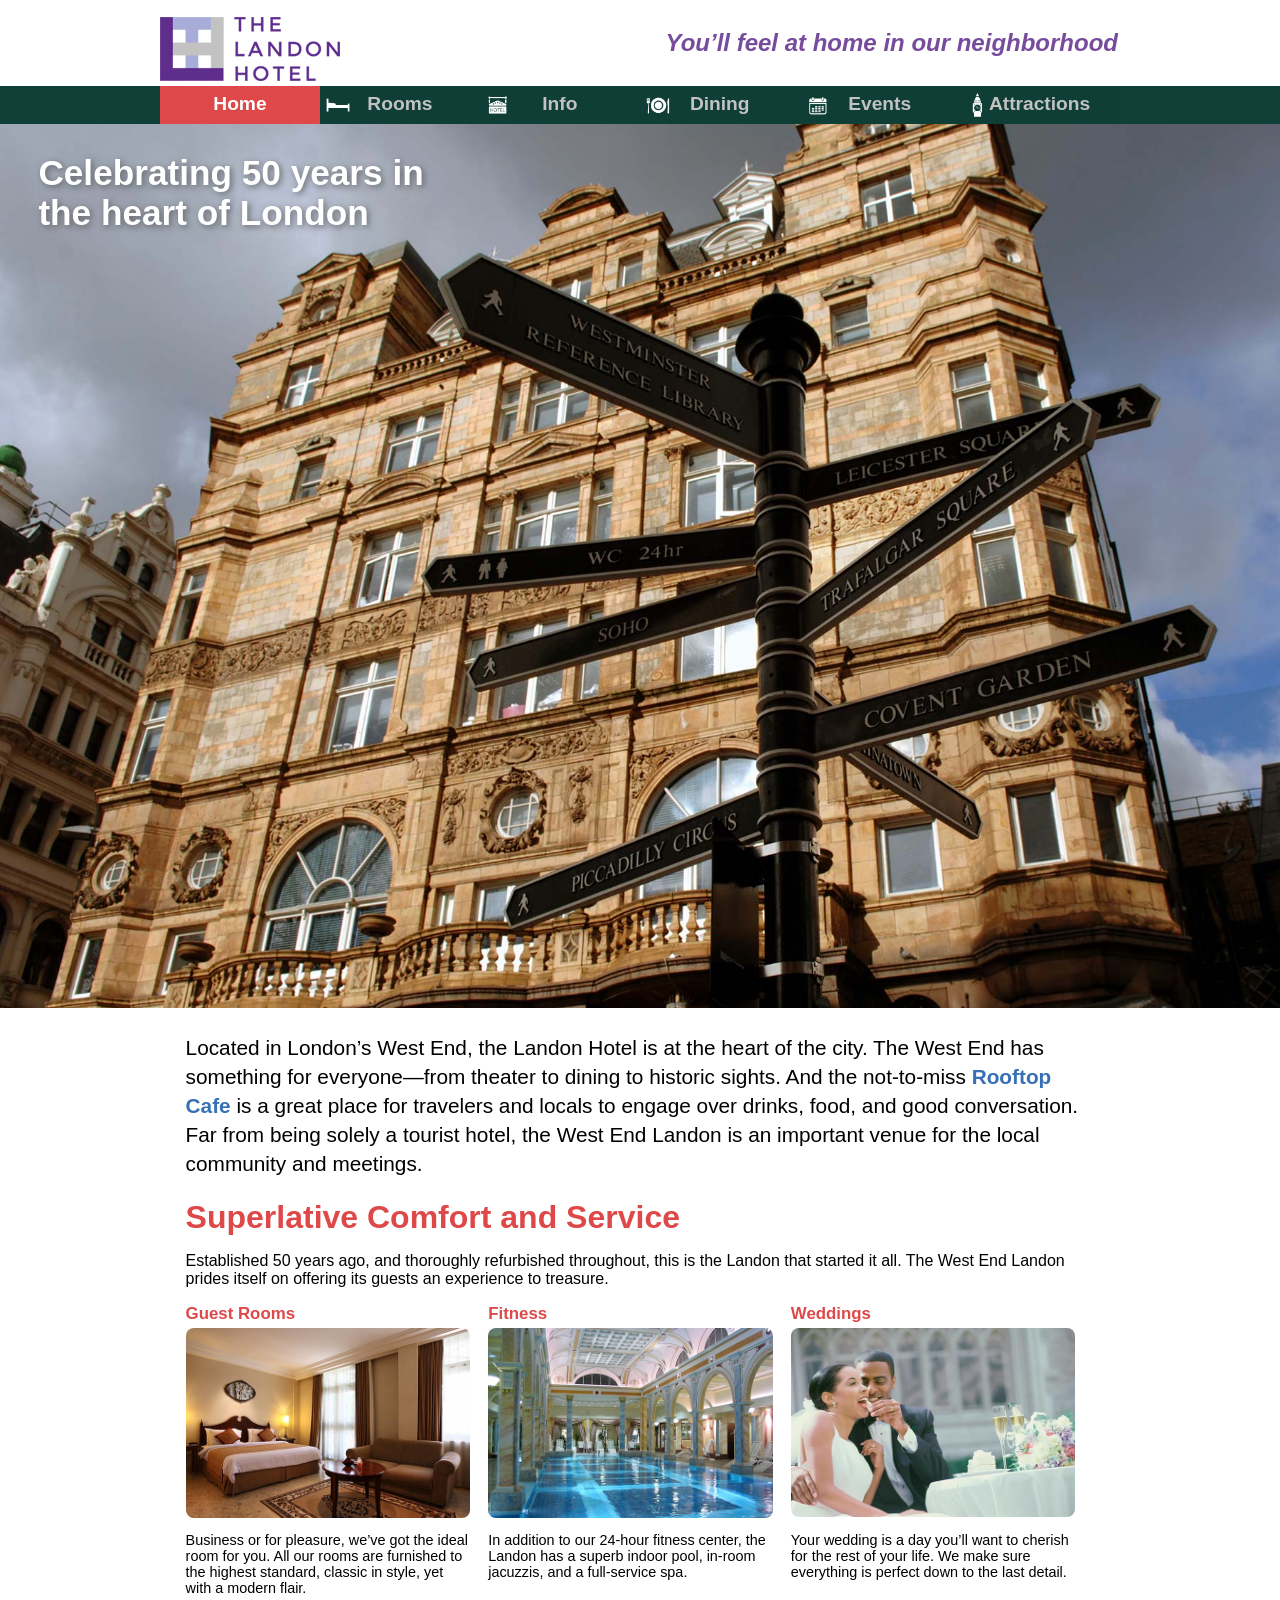
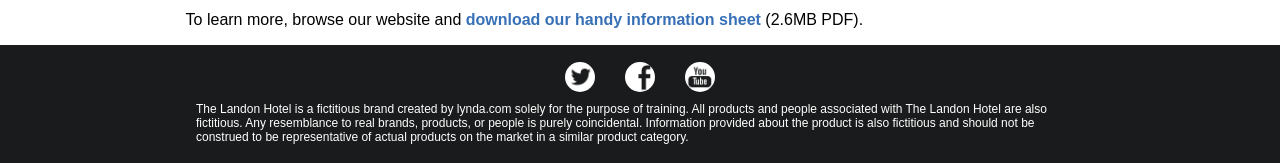
<file: exercies/Module1/index.html>
<!doctype html>
<html>
<head>
<meta charset="utf-8">
<title>Landon Hotel: Welcome</title>
<link href="css/main.css" rel="stylesheet" type="text/css">
<link href="images/favicon.ico" rel="icon" type="image/x-icon" />
<!--The following script tag downloads a font from the Adobe Edge Web Fonts server for use within the web page. We recommend that you do not modify it.--><script>var __adobewebfontsappname__="dreamweaver"</script><script src="http://use.edgefonts.net/exo:i1,i6,n1,n2,n3,n6:default.js" type="text/javascript"></script>
<meta name="viewport" content="width=device-width, initial-scale=1">
</head>

<body>
<header>
  <h1><img src="images/logo.png" width="194" height="85" alt=""/>The Landon Hotel</h1>
  <p>You’ll feel at home in our neighborhood</p>
</header>
<nav>
  <h2 id="menulink"><a href="#navlinks">Menu</a></h2>
  <ul class="displayed" id="navlinks">
    <li><a href="index.html" class="current">Home</a></li>
    <li><a href="rooms.html">Rooms</a></li>
    <li><a href="info.html">Info</a></li>
    <li><a href="dining.html">Dining</a></li>
    <li><a href="events.html">Events</a></li>
    <li><a href="attractions.html">Attractions</a></li>
  </ul>
</nav>
<div id="hero"><img src="images/hotel_front.jpg" alt="Landon Hotel, London"/>
  <h2>Celebrating 50 years in the heart of London</h2>
</div>
<article class="intro">
  <p>Located in London&rsquo;s West End, the Landon Hotel is at the heart of the city. The West End has something for everyone—from theater to dining to historic sights. And the not-to-miss <a href="dining.html#rooftopcafe">Rooftop Cafe</a> is a great place for travelers and locals to engage over drinks, food, and good conversation. Far from being solely a tourist hotel, the West End Landon is an important venue for the local community and meetings.</p>
</article>
<article class="maincontent">
  <h2>Superlative Comfort and Service</h2>
  <p>Established 50 years ago, and thoroughly refurbished throughout, this is the Landon that started it all. The West End Landon prides itself on offering its guests an experience to treasure.</p>
  <section>
    <h3>Guest Rooms</h3>
    <img src="images/rooms_cambridge.jpg" alt="Typical guest room">
    <p>Business or for pleasure, we’ve got the ideal room for you. All our rooms are furnished to the highest standard, classic in style, yet with a modern flair.</p>
  </section>
  <section>
    <h3>Fitness</h3>
    <img src="images/pool.jpg" alt="Indoor pool">
    <p>In addition to our 24-hour fitness center, the Landon has a superb indoor pool, in-room jacuzzis, and a full-service spa.</p>
  </section>
  <section>
    <h3>Weddings</h3>
    <img src="images/bride_and_groom.jpg" alt="Bride and groom">
    <p>Your wedding is a day you&rsquo;ll want to cherish for the rest of your life. We make sure everything is perfect down to the last detail.</p>
  </section>
  <p class="clearleft">To learn more, browse our website and <a href="files/info-sheet.pdf">download our handy information sheet</a> (2.6MB PDF).</p>
</article>
<footer>
  <ul>
    <li><a href="https://twitter.com"><img src="images/twitter.png" alt="Twitter"></a></li>
    <li><a href="http://facebook.com"><img src="images/facebook.png" alt="Facebook"></a></li>
    <li><a href="http://youtube.com"><img src="images/youtube.png" alt="YouTube"></a></li>
  </ul>
  <p>The Landon Hotel is a fictitious brand created by lynda.com solely for the purpose of training. All products and people associated with The Landon Hotel are also fictitious. Any resemblance to real brands, products, or people is purely coincidental. Information provided about the product is also fictitious and should not be construed to be representative of actual products on the market in a similar product category.</p>
</footer>
<script src="js/menu.js"></script>
</body>
</html>
</file>
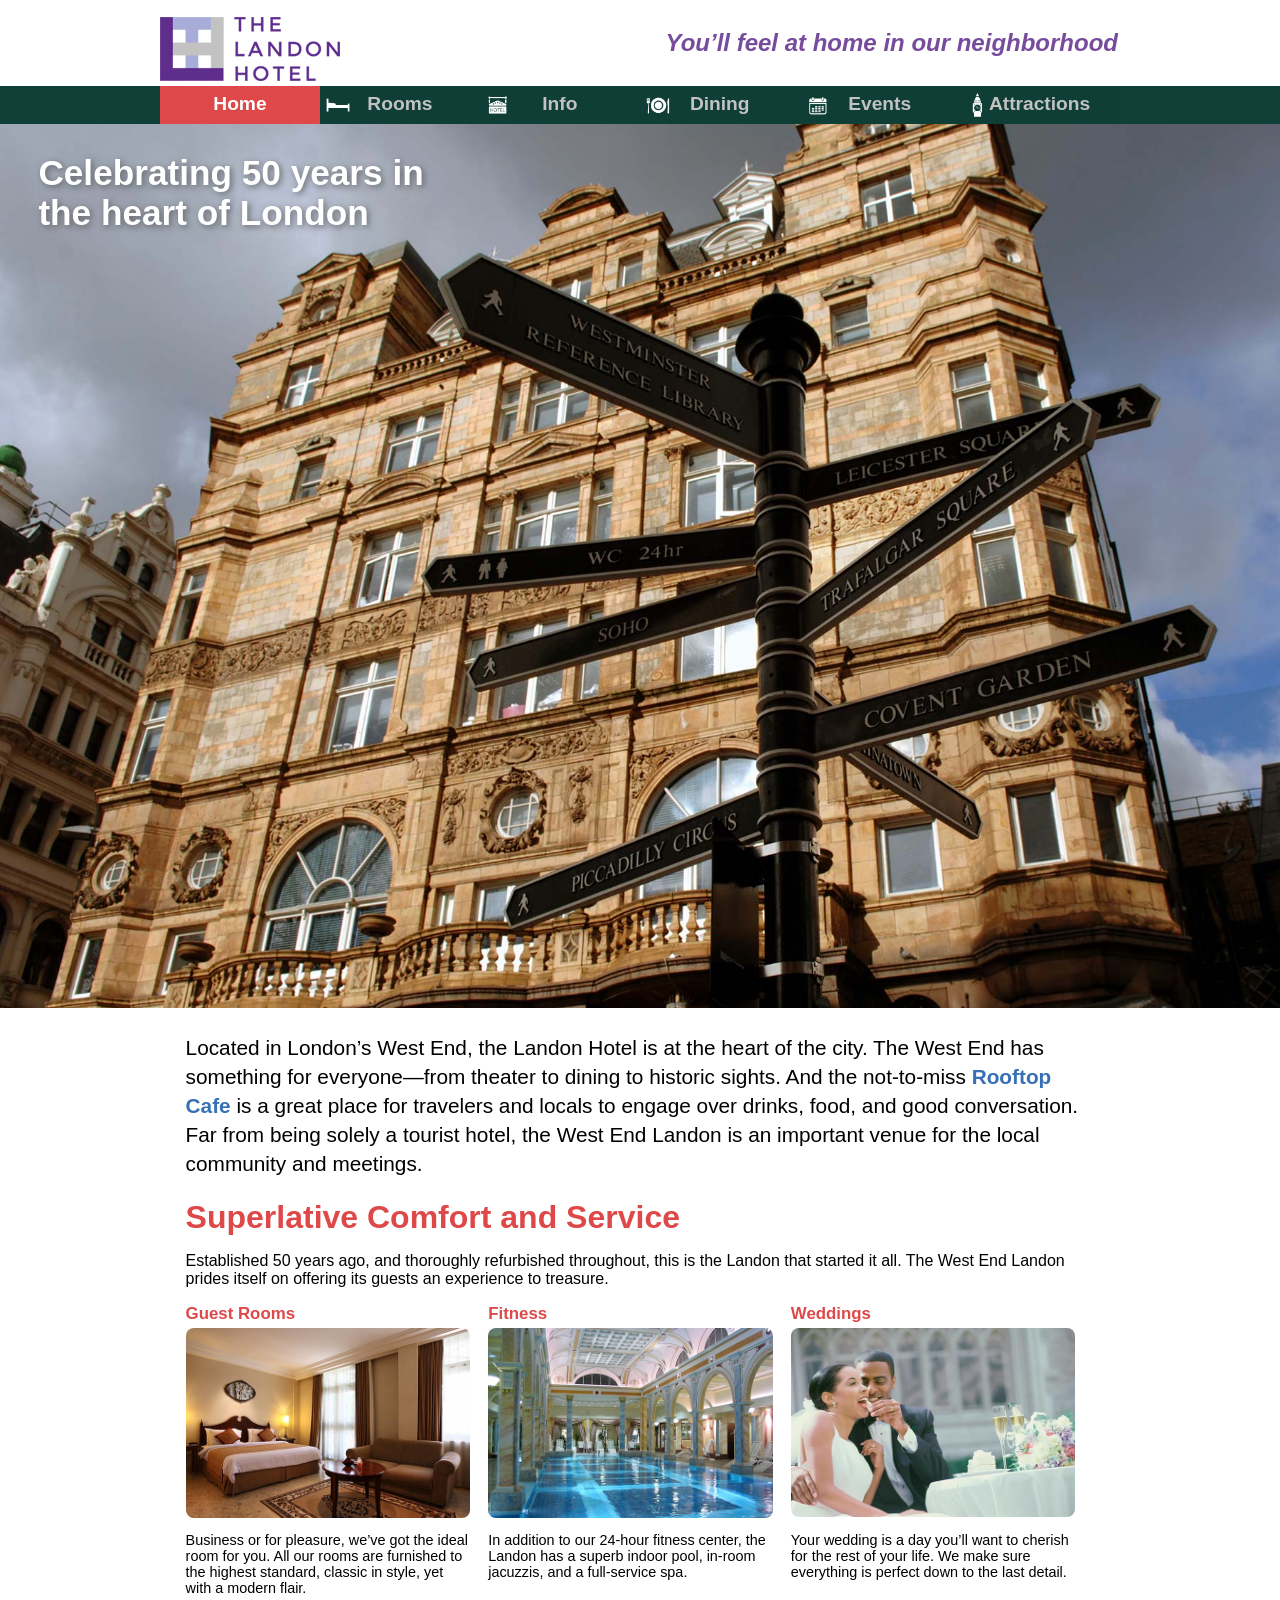
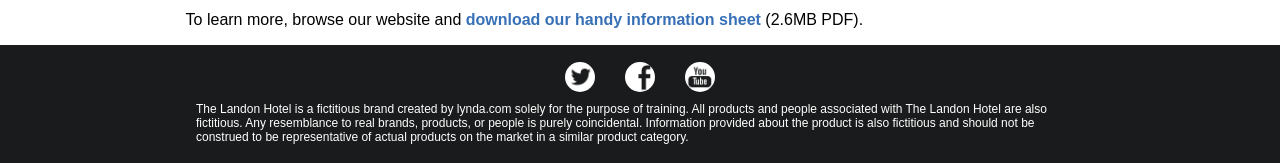
<file: exercies/Module10/index.html>
<!doctype html>
<html lang="en">
<head>
<meta charset="utf-8">
<title>Landon Hotel: Welcome</title>
<link href="css/main.css" rel="stylesheet" type="text/css">
<link href="images/favicon.ico" rel="icon" type="image/x-icon" />
<!--The following script tag downloads a font from the Adobe Edge Web Fonts server for use within the web page. We recommend that you do not modify it.--><script>var __adobewebfontsappname__="dreamweaver"</script><script src="http://use.edgefonts.net/exo:i1,i6,n1,n2,n3,n6:default.js" type="text/javascript"></script>
<meta name="viewport" content="width=device-width, initial-scale=1">
</head>

<body>
<header>
  <h1><img src="images/logo.png" width="194" height="85" alt=""/>The Landon Hotel</h1>
  <p>You’ll feel at home in our neighborhood</p>
</header>
<nav>
  <h2 id="menulink"><a href="#navlinks">Menu</a></h2>
  <ul class="displayed" id="navlinks">
    <li><a href="index.html" class="current">Home</a></li>
    <li><a href="rooms.html">Rooms</a></li>
    <li><a href="info.html">Info</a></li>
    <li><a href="dining.html">Dining</a></li>
    <li><a href="events.html">Events</a></li>
    <li><a href="attractions.html">Attractions</a></li>
  </ul>
</nav>
<div id="hero"><img src="images/hotel_front.jpg" alt="Landon Hotel, London"/>
  <h2>Celebrating 50 years in the heart of London</h2>
</div>
<article class="intro">
  <p>Located in London&rsquo;s West End, the Landon Hotel is at the heart of the city. The West End has something for everyone—from theater to dining to historic sights. And the not-to-miss <a href="dining.html#rooftopcafe">Rooftop Cafe</a> is a great place for travelers and locals to engage over drinks, food, and good conversation. Far from being solely a tourist hotel, the West End Landon is an important venue for the local community and meetings.</p>
</article>
<article class="maincontent">
  <h2>Superlative Comfort and Service</h2>
  <p>Established 50 years ago, and thoroughly refurbished throughout, this is the Landon that started it all. The West End Landon prides itself on offering its guests an experience to treasure.</p>
  <section>
    <h3>Guest Rooms</h3>
    <img src="images/rooms_cambridge.jpg" alt="Typical guest room">
    <p>Business or for pleasure, we’ve got the ideal room for you. All our rooms are furnished to the highest standard, classic in style, yet with a modern flair.</p>
  </section>
  <section>
    <h3>Fitness</h3>
    <img src="images/pool.jpg" alt="Indoor pool">
    <p>In addition to our 24-hour fitness center, the Landon has a superb indoor pool, in-room jacuzzis, and a full-service spa.</p>
  </section>
  <section>
    <h3>Weddings</h3>
    <img src="images/bride_and_groom.jpg" alt="Bride and groom">
    <p>Your wedding is a day you&rsquo;ll want to cherish for the rest of your life. We make sure everything is perfect down to the last detail.</p>
  </section>
  <p class="clearleft">To learn more, browse our website and <a href="files/info-sheet.pdf">download our handy information sheet</a> (2.6MB PDF).</p>
</article>
<footer>
  <ul>
    <li><a href="https://twitter.com"><img src="images/twitter.png" alt="Twitter"></a></li>
    <li><a href="http://facebook.com"><img src="images/facebook.png" alt="Facebook"></a></li>
    <li><a href="http://youtube.com"><img src="images/youtube.png" alt="YouTube"></a></li>
  </ul>
  <p>The Landon Hotel is a fictitious brand created by lynda.com solely for the purpose of training. All products and people associated with The Landon Hotel are also fictitious. Any resemblance to real brands, products, or people is purely coincidental. Information provided about the product is also fictitious and should not be construed to be representative of actual products on the market in a similar product category.</p>
</footer>
<script src="js/menu.js"></script>
</body>
</html>
</file>
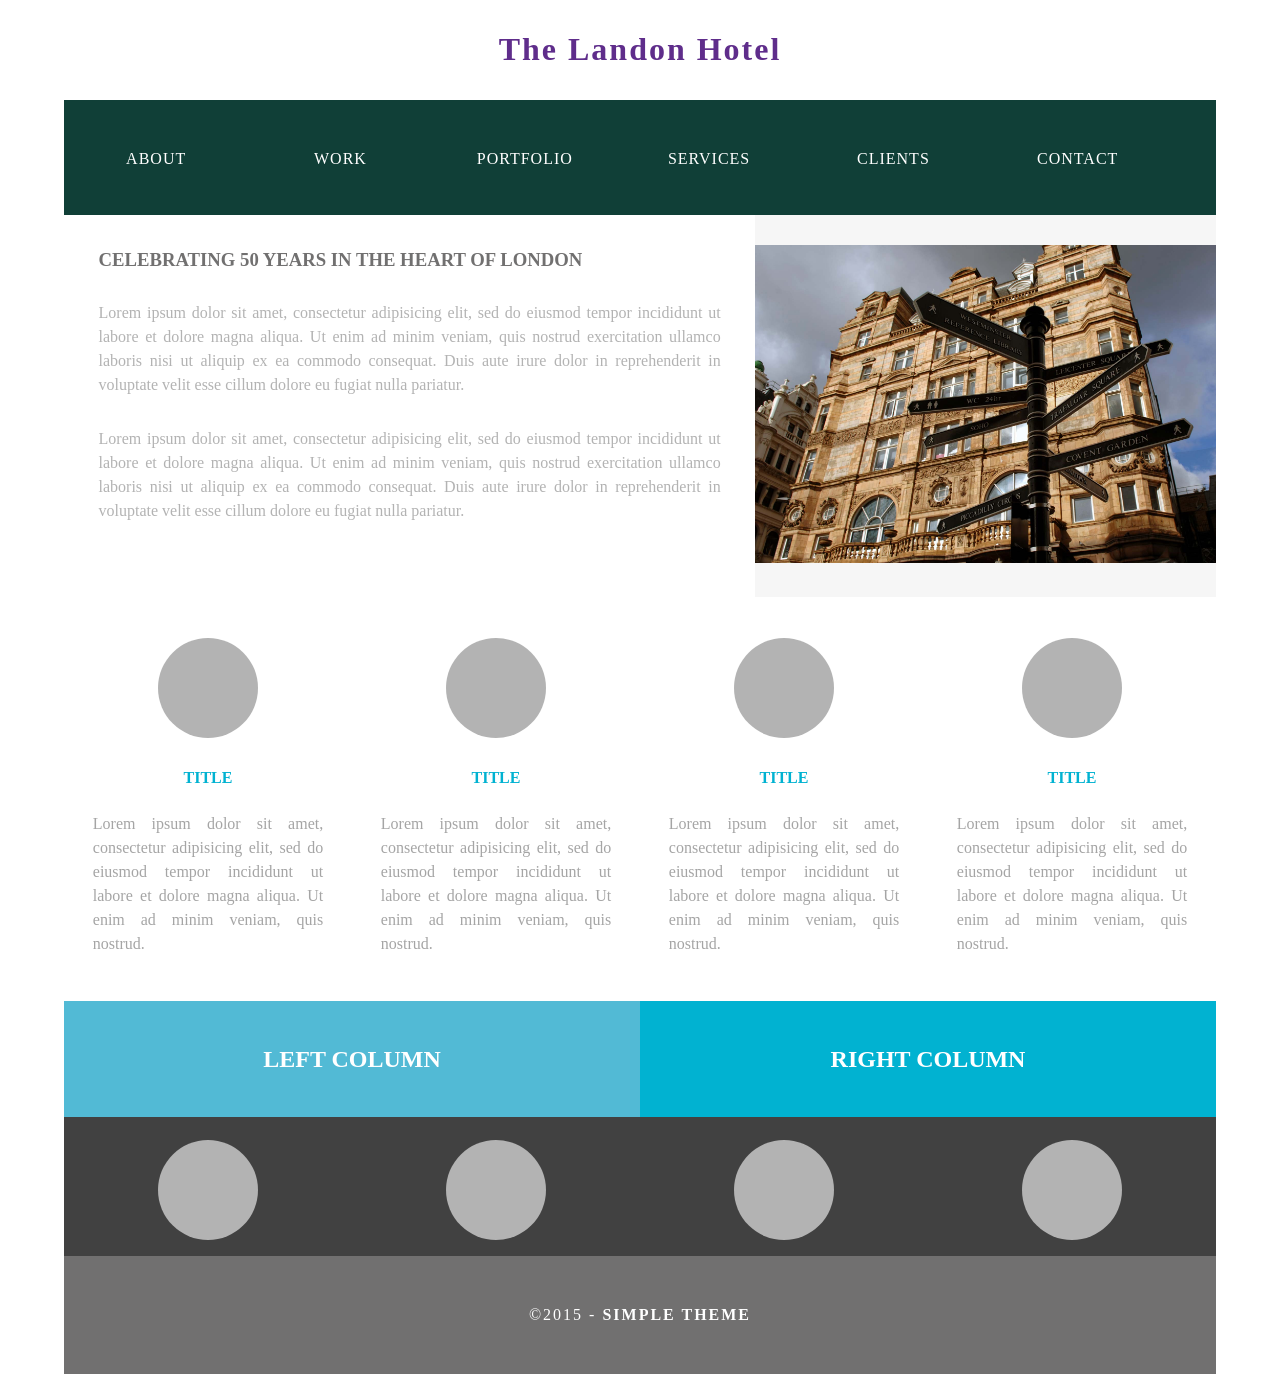
<file: exercies/Module3/index.html>
<!doctype html>
<html>
<head>
<meta charset="utf-8">
<meta http-equiv="X-UA-Compatible" content="IE=edge">
<meta name="viewport" content="width=device-width, initial-scale=1">
<title>Landon Hotel: Welcome</title>
<link href="css/multiColumnTemplate.css" rel="stylesheet" type="text/css">
<!-- HTML5 shim and Respond.js for IE8 support of HTML5 elements and media queries -->
<!-- WARNING: Respond.js doesn't work if you view the page via file:// -->
<!--[if lt IE 9]>
      <script src="https://oss.maxcdn.com/html5shiv/3.7.2/html5shiv.min.js"></script>
      <script src="https://oss.maxcdn.com/respond/1.4.2/respond.min.js"></script>
    <![endif]-->
</head>
<body>
<div class="container">
  <header>
    <div class="primary_header">
      <h1 class="title"> The Landon Hotel</h1>
    </div>
    <nav class="secondary_header" id="menu">
      <ul>
        <li>ABOUT</li>
        <li>WORK</li>
        <li>PORTFOLIO</li>
        <li>SERVICES</li>
        <li>CLIENTS</li>
        <li>CONTACT</li>
      </ul>
    </nav>
  </header>
  <section>
    <h2 class="noDisplay">Main Content</h2>
    <article class="left_article">
      <h3>Celebrating 50 years in the heart of london</h3>
      <p>Lorem ipsum dolor sit amet, consectetur adipisicing elit, sed do eiusmod tempor incididunt ut labore et dolore magna aliqua. Ut enim ad minim veniam, quis nostrud exercitation ullamco laboris nisi ut aliquip ex ea commodo consequat. Duis aute irure dolor in reprehenderit in voluptate velit esse cillum dolore eu fugiat nulla pariatur.</p>
      <p>Lorem ipsum dolor sit amet, consectetur adipisicing elit, sed do eiusmod tempor incididunt ut labore et dolore magna aliqua. Ut enim ad minim veniam, quis nostrud exercitation ullamco laboris nisi ut aliquip ex ea commodo consequat. Duis aute irure dolor in reprehenderit in voluptate velit esse cillum dolore eu fugiat nulla pariatur.</p>
    </article>
    <aside class="right_article"><img src="images/hotel_front.jpg" alt="Landon Hotel" class="placeholder"/> </aside>
  </section>
  <div class="row">
    <div class="columns">
      <p class="thumbnail_align"> <img src="images/bkg_06.jpg" alt="" class="thumbnail"/> </p>
      <h4>TITLE</h4>
      <p>Lorem ipsum dolor sit amet, consectetur adipisicing elit, sed do eiusmod tempor incididunt ut labore et dolore magna aliqua. Ut enim ad minim veniam, quis nostrud.</p>
    </div>
    <div class="columns">
      <p class="thumbnail_align"> <img src="images/bkg_06.jpg" alt="" class="thumbnail"/> </p>
      <h4>TITLE</h4>
      <p>Lorem ipsum dolor sit amet, consectetur adipisicing elit, sed do eiusmod tempor incididunt ut labore et dolore magna aliqua. Ut enim ad minim veniam, quis nostrud.</p>
    </div>
    <div class="columns">
      <p class="thumbnail_align"> <img src="images/bkg_06.jpg" alt="" class="thumbnail"/> </p>
      <h4>TITLE</h4>
      <p>Lorem ipsum dolor sit amet, consectetur adipisicing elit, sed do eiusmod tempor incididunt ut labore et dolore magna aliqua. Ut enim ad minim veniam, quis nostrud.</p>
    </div>
    <div class="columns">
      <p class="thumbnail_align"> <img src="images/bkg_06.jpg" alt="" class="thumbnail"/> </p>
      <h4>TITLE</h4>
      <p>Lorem ipsum dolor sit amet, consectetur adipisicing elit, sed do eiusmod tempor incididunt ut labore et dolore magna aliqua. Ut enim ad minim veniam, quis nostrud.</p>
    </div>
  </div>
  <div class="row blockDisplay">
    <div class="column_half left_half">
      <h2 class="column_title">LEFT COLUMN</h2>
    </div>
    <div class="column_half right_half">
      <h2 class="column_title">RIGHT COLUMN</h2>
    </div>
  </div>
  <div class="social">
    <p class="social_icon"><img src="images/bkg_06.jpg" width="100" alt="" class="thumbnail"/></p>
    <p class="social_icon"><img src="images/bkg_06.jpg" width="100" alt="" class="thumbnail"/></p>
    <p class="social_icon"><img src="images/bkg_06.jpg" width="100" alt="" class="thumbnail"/></p>
    <p class="social_icon"><img src="images/bkg_06.jpg" width="100" alt="" class="thumbnail"/></p>
  </div>
  <footer class="secondary_header footer">
    <div class="copyright">&copy;2015 - <strong>SIMPLE Theme</strong></div>
  </footer>
</div>
</body>
</html>
</file>
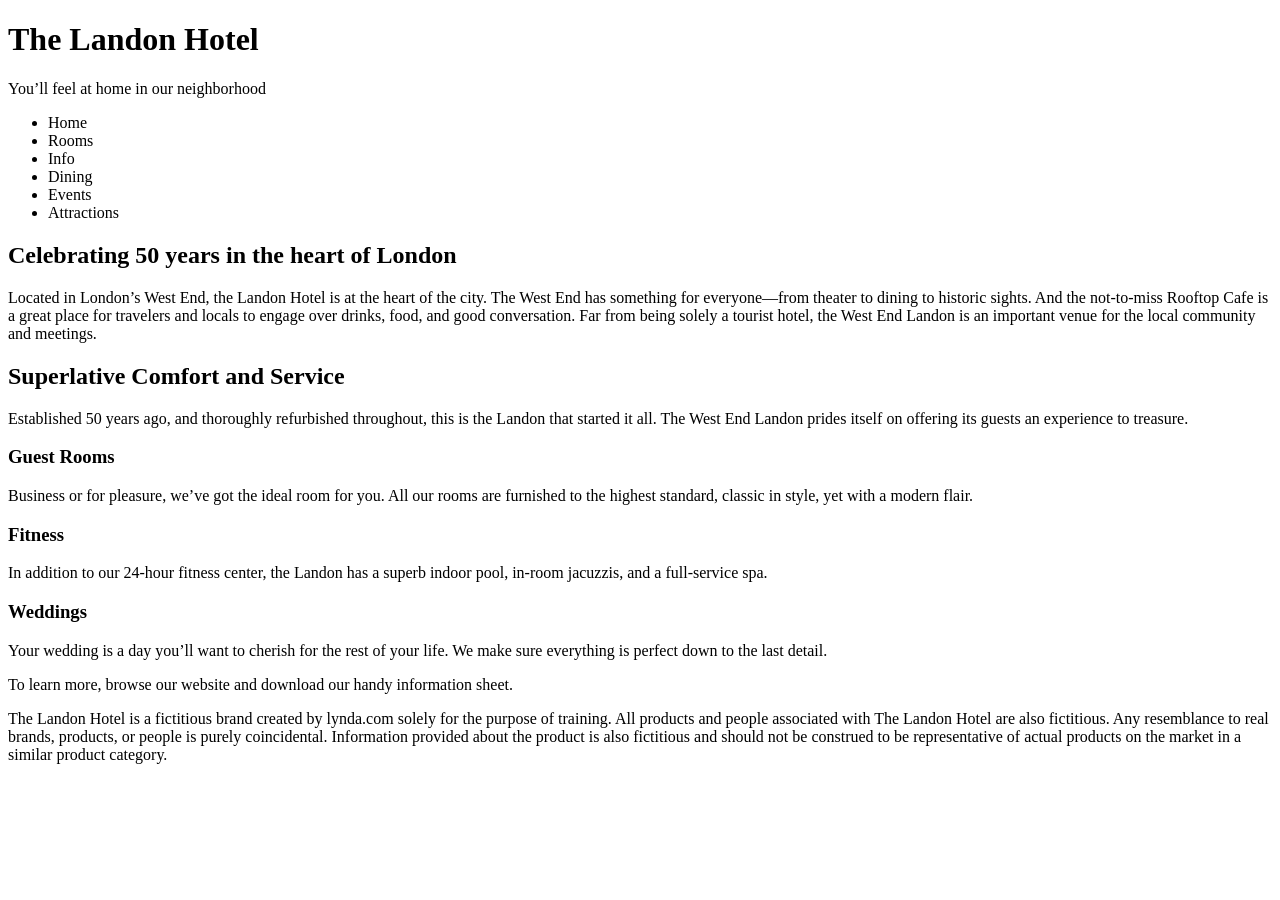
<file: exercies/Module5/index.html>
<!doctype html>
<html>
<head>
<meta charset="utf-8">
<title>Landon Hotel: Welcome</title>
</head>

<body>
<header>
  <h1>The Landon Hotel</h1>
  <p>You&rsquo;ll feel  at home in our neighborhood</p>
</header>
<nav>
  <ul>
    <li>Home    </li>
    <li>Rooms</li>
    <li>Info</li>
  
    <li>Dining</li>
    <li>Events</li>
    <li>Attractions </li>
  </ul>
</nav>
<div id="hero">
  <h2>Celebrating 50 years in  the heart of London</h2>
</div>
<article class="intro">
  <p>Located in  London&rsquo;s West End, the Landon Hotel is at the heart of the city. The West End  has something for everyone—from theater to dining to historic sights. And the  not-to-miss Rooftop Cafe is a great place for travelers and locals to engage  over drinks, food, and good conversation. Far from being solely a tourist  hotel, the West End Landon is an important venue for the local community and  meetings.</p>
</article>
<article class="maincontent"><h2>Superlative Comfort and  Service</h2>
<p>Established  50 years ago, and thoroughly refurbished throughout, this is the Landon that  started it all. The West End Landon prides itself on offering its guests an  experience to treasure.</p>
<section>
  <h3>Guest Rooms</h3>
  <p>Business or  for pleasure, we&rsquo;ve got the ideal room for you. All our rooms are furnished to  the highest standard, classic in style, yet with a modern flair.</p>
</section>
<section>
  <h3>Fitness</h3>
  <p>In addition  to our 24-hour fitness center, the Landon has a superb indoor pool, in-room  jacuzzis, and a full-service spa.</p>
</section>
<section>
  <h3>Weddings</h3>
  <p>Your  wedding is a day you&rsquo;ll want to cherish for the rest of your life. We make sure  everything is perfect down to the last detail.</p>
</section>
<p>To learn  more, browse our website and download our handy information sheet.</p></article>
<footer>
  <p>The Landon  Hotel is a fictitious brand created by lynda.com solely for the purpose of  training. All products and people associated with The Landon Hotel are also  fictitious. Any resemblance to real brands, products, or people is purely  coincidental. Information provided about the product is also fictitious and  should not be construed to be representative of actual products on the market  in a similar product category.</p>
</footer>
</body>
</html>
</file>
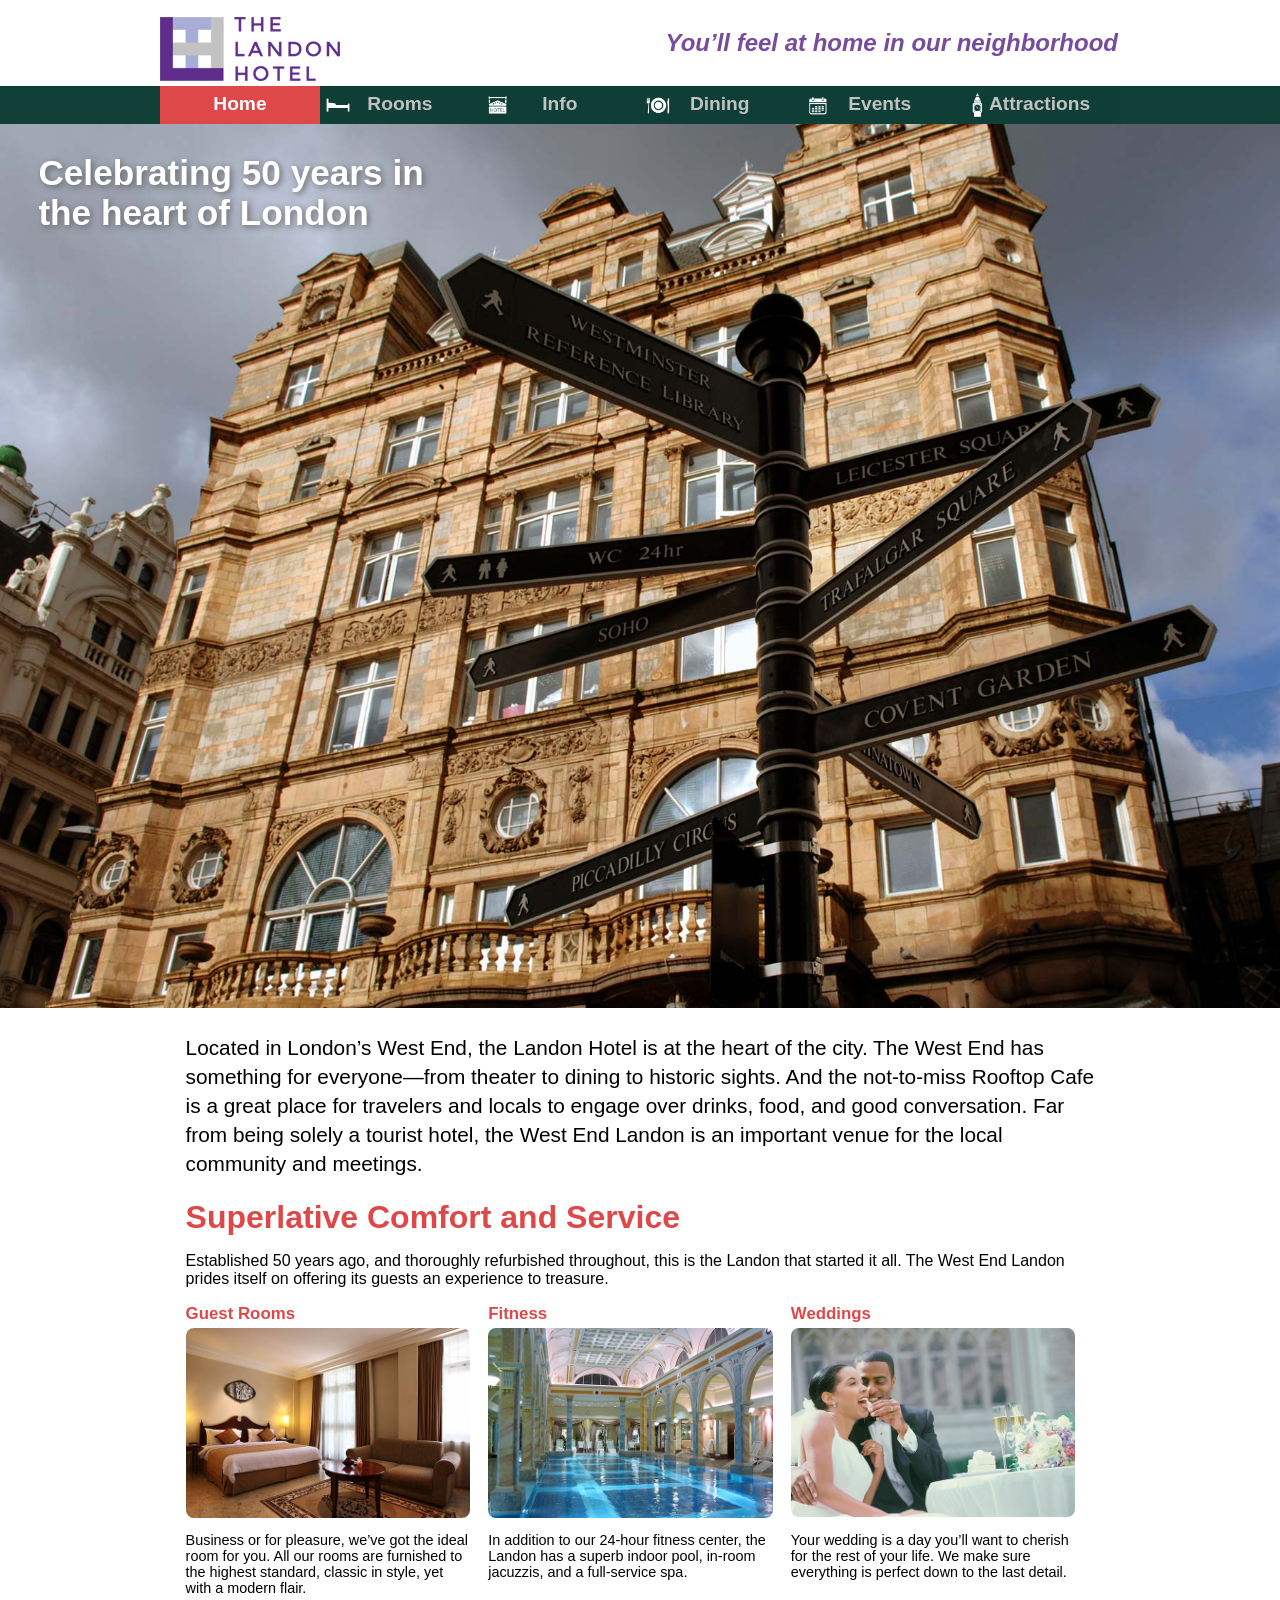
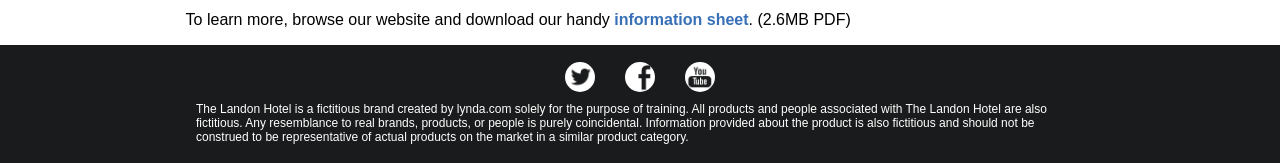
<file: exercies/Module6/index.html>
<!doctype html>
<html>
<head>
<meta charset="utf-8">
<title>Landon Hotel: Welcome</title>
<link href="css/main.css" rel="stylesheet" type="text/css">
<link href="images/favicon.ico" rel="icon" type="image/x-icon" />
<!--The following script tag downloads a font from the Adobe Edge Web Fonts server for use within the web page. We recommend that you do not modify it.--><script>var __adobewebfontsappname__="dreamweaver"</script><script src="http://use.edgefonts.net/exo:i1,i6,n1,n2,n3,n6:default.js" type="text/javascript"></script>
<meta name="viewport" content="width=device-width, initial-scale=1">
</head>

<body>
<header>
  <h1><img src="images/logo.png" width="194" height="85" alt=""/>The Landon Hotel</h1>
  <p>You’ll feel at home in our neighborhood</p>
</header>
<nav>
  <h2 id="menulink"><a href="#navlinks">Menu</a></h2>
  <ul class="displayed" id="navlinks">
    <li><a href="index.html" class="current">Home</a></li>
    <li><a href="rooms.html">Rooms</a></li>
    <li><a href="info.html">Info</a></li>
    <li><a href="dining.html">Dining</a></li>
    <li><a href="events.html">Events</a></li>
    <li><a href="attractions.html">Attractions</a></li>
  </ul>
</nav>
<div id="hero"><img src="images/hotel_front.jpg" alt="Landon Hotel, London"/>
  <h2>Celebrating 50 years in the heart of London</h2>
</div>
<article class="intro">
  <p>Located in London&rsquo;s West End, the Landon Hotel is at the heart of the city. The West End has something for everyone—from theater to dining to historic sights. And the not-to-miss Rooftop Cafe is a great place for travelers and locals to engage over drinks, food, and good conversation. Far from being solely a tourist hotel, the West End Landon is an important venue for the local community and meetings.</p>
</article>
<article class="maincontent">
  <h2>Superlative Comfort and Service</h2>
  <p>Established 50 years ago, and thoroughly refurbished throughout, this is the Landon that started it all. The West End Landon prides itself on offering its guests an experience to treasure.</p>
  <section>
    <h3>Guest Rooms</h3>
    <img src="images/rooms_cambridge.jpg" alt="Typical guest room">
    <p>Business or for pleasure, we’ve got the ideal room for you. All our rooms are furnished to the highest standard, classic in style, yet with a modern flair.</p>
  </section>
  <section>
    <h3>Fitness</h3>
    <img src="images/pool.jpg" alt="Indoor pool">
    <p>In addition to our 24-hour fitness center, the Landon has a superb indoor pool, in-room jacuzzis, and a full-service spa.</p>
  </section>
  <section>
    <h3>Weddings</h3>
      <a href="events.html"><img src="images/bride_and_groom.jpg" alt="Bride and groom"></a>
    <p>Your wedding is a day you&rsquo;ll want to cherish for the rest of your life. We make sure everything is perfect down to the last detail.</p>
  </section>
  <p class="clearleft">To learn more, browse our website and download our handy <a href="files/info-sheet.pdf">information sheet</a>. (2.6MB PDF)</p>
</article>
<footer>
  <ul>
    <li><a href="https://twitter.com"><img src="images/twitter.png" alt="Twitter"></a></li>
    <li><a href="http://facebook.com"><img src="images/facebook.png" alt="Facebook"></a></li>
    <li><a href="http://youtube.com"><img src="images/youtube.png" alt="YouTube"></a></li>
  </ul>
  <p>The Landon Hotel is a fictitious brand created by lynda.com solely for the purpose of training. All products and people associated with The Landon Hotel are also fictitious. Any resemblance to real brands, products, or people is purely coincidental. Information provided about the product is also fictitious and should not be construed to be representative of actual products on the market in a similar product category.</p>
</footer>
<script src="js/menu.js"></script>
</body>
</html>
</file>
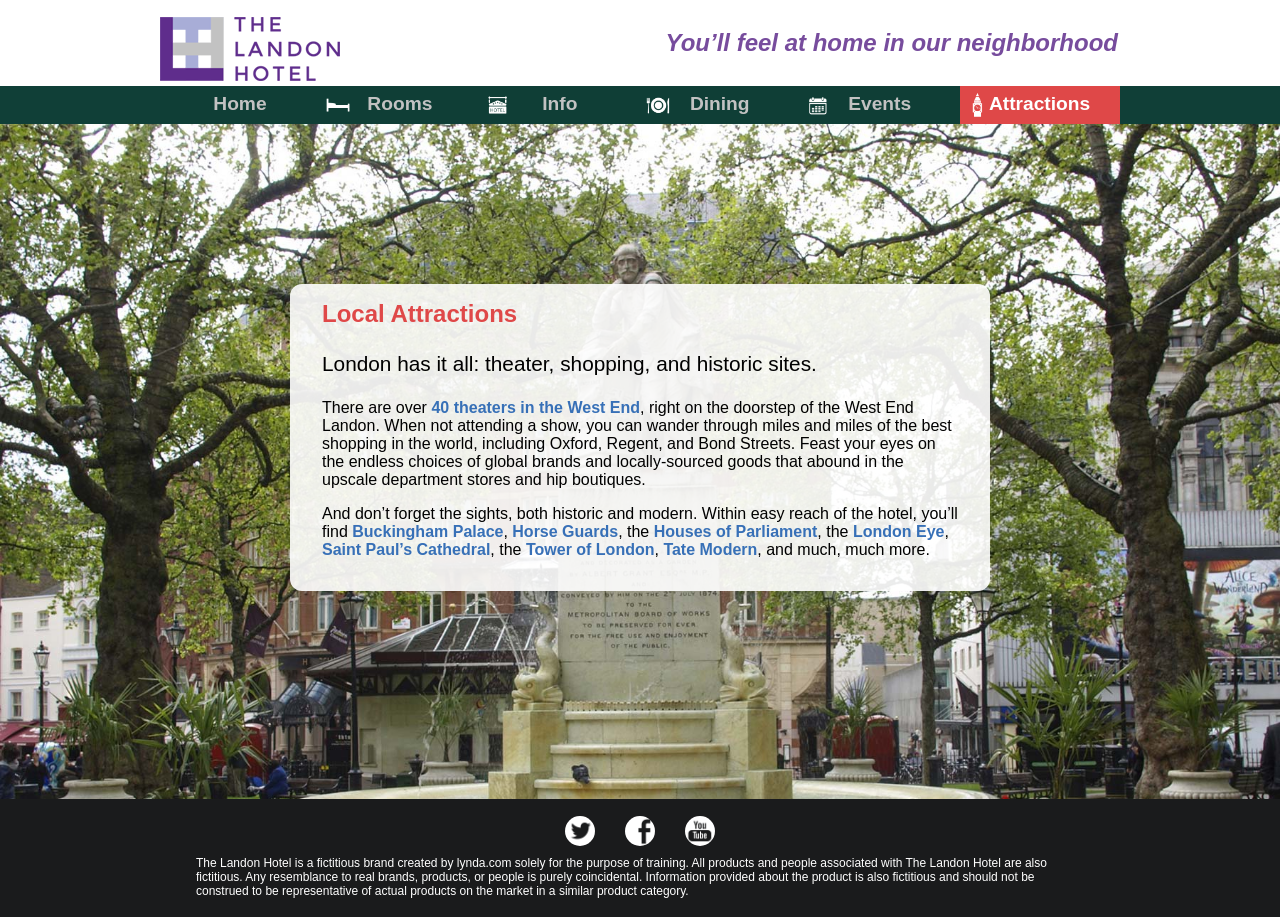
<file: exercies/Module1/attractions.html>
<!doctype html>
<html>
<head>
<meta charset="utf-8">
<title>Landon Hotel: Attractions</title>
<link href="css/main.css" rel="stylesheet" type="text/css">
<link href="images/favicon.ico" rel="icon" type="image/x-icon" />
<script>var __adobewebfontsappname__="dreamweaver"</script>
<script src="http://use.edgefonts.net/exo:i1,i6,n1,n2,n3,n6:default.js" type="text/javascript"></script>
<meta name="viewport" content="width=device-width, initial-scale=1">
</head>

<body>
<header>
  <h1><img src="images/logo.png" width="194" height="85" alt=""/>The Landon Hotel</h1>
  <p>You&rsquo;ll feel at home in our neighborhood</p>
</header>
<nav>
  <h2 id="menulink"><a href="#navlinks">Menu</a></h2>
  <ul class="displayed" id="navlinks">
    <li><a href="index.html">Home</a></li>
    <li><a href="rooms.html">Rooms</a></li>
    <li><a href="info.html">Info</a></li>
    <li><a href="dining.html">Dining</a></li>
    <li><a href="events.html">Events</a></li>
    <li><a href="attractions.html" class="current">Attractions</a></li>
  </ul>
</nav>
<div id="attractions">
  <article>
    <h2>Local Attractions</h2>
    <p>London has it all: theater, shopping, and historic sites.</p>
    <p>There are over <a href="http://www.officiallondontheatre.co.uk/">40 theaters in the West End</a>, right on the doorstep of the West End Landon. When not attending a show, you can wander through miles and miles of the best shopping in the world, including Oxford, Regent, and Bond Streets. Feast your eyes on the endless choices of global brands and locally-sourced goods that abound in the upscale department stores and hip boutiques.</p>
    <p>And don’t forget the sights, both historic and modern. Within easy reach of the hotel, you’ll find <a href="https://www.royal.uk/royal-residences-buckingham-palace">Buckingham Palace</a>, <a href="http://changing-guard.com/queens-life-guard.html">Horse Guards</a>, the <a href="http://www.parliament.uk/visiting/">Houses of Parliament</a>, the <a href="https://www.londoneye.com/">London Eye</a>, <a href="https://www.stpauls.co.uk/">Saint Paul’s Cathedral</a>, the <a href="http://www.hrp.org.uk/tower-of-london/">Tower of London</a>, <a href="http://www.tate.org.uk/visit/tate-modern">Tate Modern</a>, and much, much more.</p>
  </article>
</div>
<footer>
  <ul>
    <li><a href="https://twitter.com"><img src="images/twitter.png" alt="Twitter"></a></li>
    <li><a href="http://facebook.com"><img src="images/facebook.png" alt="Facebook"></a></li>
    <li><a href="http://youtube.com"><img src="images/youtube.png" alt="YouTube"></a></li>
  </ul>
  <p>The  Landon Hotel is a fictitious brand created by lynda.com solely for the purpose  of training. All products and people associated with The Landon Hotel are also  fictitious. Any resemblance to real brands, products, or people is purely  coincidental. Information provided about the product is also fictitious and  should not be construed to be representative of actual products on the market  in a similar product category.</p>
</footer>
<script src="js/menu.js"></script>
</body>
</html>
</file>
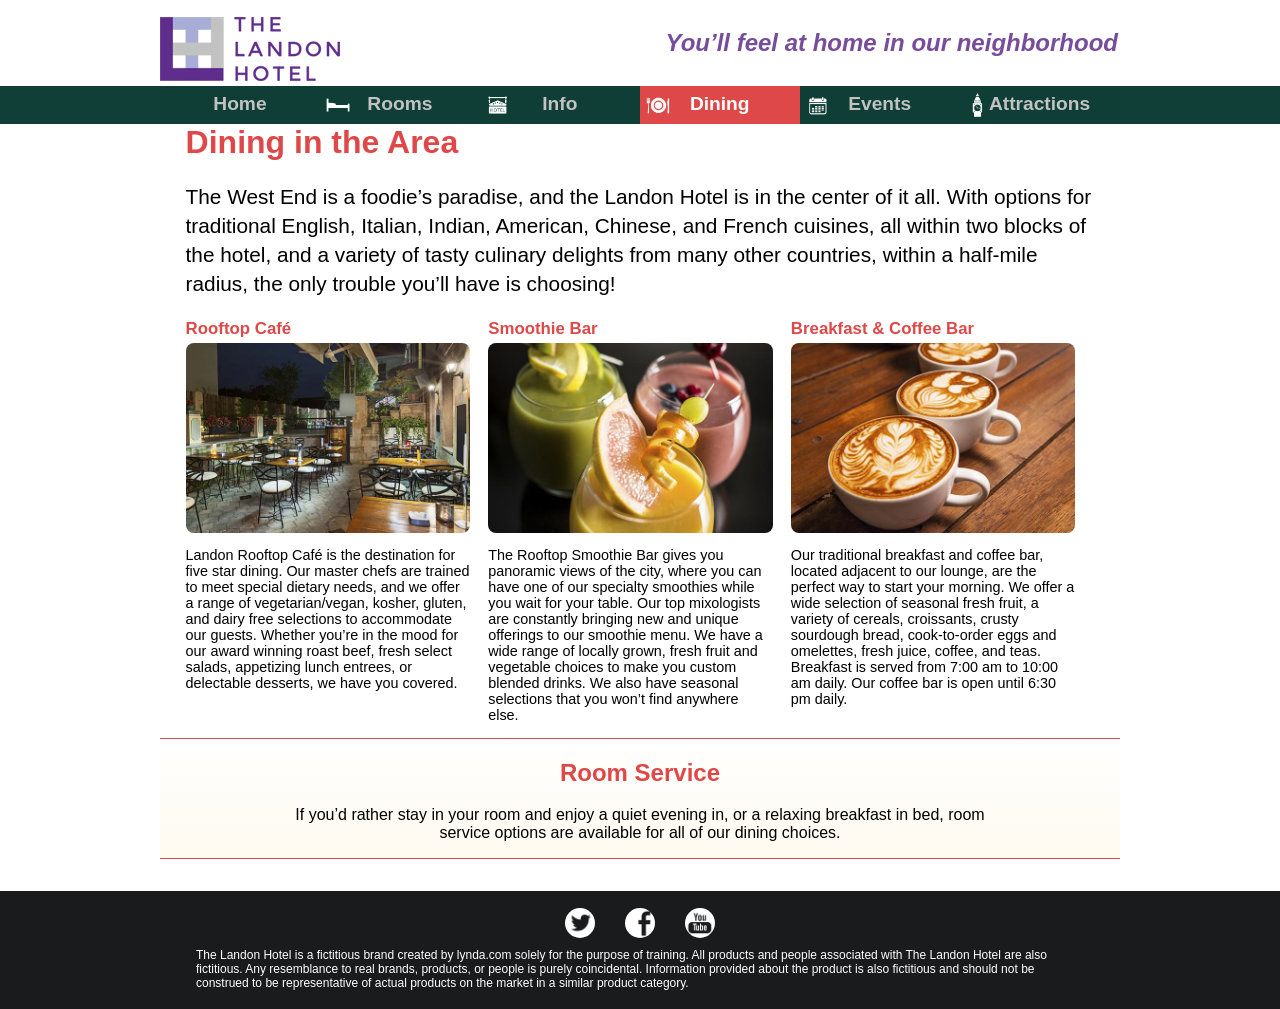
<file: exercies/Module1/dining.html>
<!doctype html>
<html>
<head>
<meta charset="utf-8">
<title>Landon Hotel: Dining</title>
<link href="css/main.css" rel="stylesheet" type="text/css">
<link href="images/favicon.ico" rel="icon" type="image/x-icon" />
<script>var __adobewebfontsappname__="dreamweaver"</script>
<script src="http://use.edgefonts.net/exo:i1,i6,n1,n2,n3,n6:default.js" type="text/javascript"></script>
<meta name="viewport" content="width=device-width, initial-scale=1">
</head>

<body>
<header>
  <h1><img src="images/logo.png" width="194" height="85" alt=""/>The Landon Hotel</h1>
  <p>You&rsquo;ll feel at home in our neighborhood</p>
</header>
<nav>
  <h2 id="menulink"><a href="#navlinks">Menu</a></h2>
  <ul class="displayed" id="navlinks">
    <li><a href="index.html">Home</a></li>
    <li><a href="rooms.html">Rooms</a></li>
    <li><a href="info.html">Info</a></li>
    <li><a href="dining.html" class="current">Dining</a></li>
    <li><a href="events.html">Events</a></li>
    <li><a href="attractions.html">Attractions</a></li>
  </ul>
</nav>
<article class="intro">
  <h2>Dining in the Area</h2>
  <p>The West End is a foodie’s paradise, and the Landon Hotel is in the center of it all. With options for traditional English, Italian, Indian, American, Chinese, and French cuisines, all within two blocks of the hotel, and a variety of tasty culinary delights from many other countries, within a half-mile radius, the only trouble you’ll have is choosing! </p>
</article>
<article class="maincontent">
  <section id="rooftopcafe">
    <h3>Rooftop Café</h3>
    <img src="images/rooftop_cafe.jpg" alt="Dining">
    <p>Landon Rooftop Café is the destination for five star dining. Our master chefs are trained to meet special dietary needs, and we offer a range of vegetarian/vegan, kosher, gluten, and dairy free selections to accommodate our guests. Whether you’re in the mood for our award winning roast beef, fresh select salads, appetizing lunch entrees, or delectable desserts, we have you covered.</p>
  </section>
  <section id="smoothiebar">
    <h3>Smoothie Bar</h3>
    <img src="images/smoothie_bar.jpg" alt="Dining">
    <p>The Rooftop Smoothie Bar gives you panoramic views of the city, where you can have one of our specialty smoothies while you wait for your table. Our top mixologists are constantly bringing new and unique offerings to our smoothie menu. We have a wide range of locally grown, fresh fruit and vegetable choices to make you custom blended drinks.  We also have seasonal selections that you won’t find anywhere else.</p>
  </section>
  <section id="coffeebar">
    <h3>Breakfast &amp; Coffee Bar</h3>
    <img src="images/coffee_bar.jpg" alt="Dining">
    <p>Our traditional breakfast and coffee bar, located adjacent to our lounge, are the perfect way to start your morning. We offer a wide selection of seasonal fresh fruit, a variety of cereals, croissants, crusty sourdough bread, cook-to-order eggs and omelettes, fresh juice, coffee, and teas. Breakfast is served from 7:00 am to 10:00 am daily. Our coffee bar is open until 6:30 pm daily.</p>
  </section>
</article>

<article id="roomservice">
  <h2>Room Service</h2>
  <p>If you’d rather stay in your room and enjoy a quiet evening in, or a relaxing breakfast in bed, room service options are available for all of our dining choices.</p>
</article>
<footer>
  <ul>
    <li><a href="https://twitter.com"><img src="images/twitter.png" alt="Twitter"></a></li>
    <li><a href="http://facebook.com"><img src="images/facebook.png" alt="Facebook"></a></li>
    <li><a href="http://youtube.com"><img src="images/youtube.png" alt="YouTube"></a></li>
  </ul>
  <p>The  Landon Hotel is a fictitious brand created by lynda.com solely for the purpose  of training. All products and people associated with The Landon Hotel are also  fictitious. Any resemblance to real brands, products, or people is purely  coincidental. Information provided about the product is also fictitious and  should not be construed to be representative of actual products on the market  in a similar product category.</p>
</footer>
<script src="js/menu.js"></script>
</body>
</html>
</file>
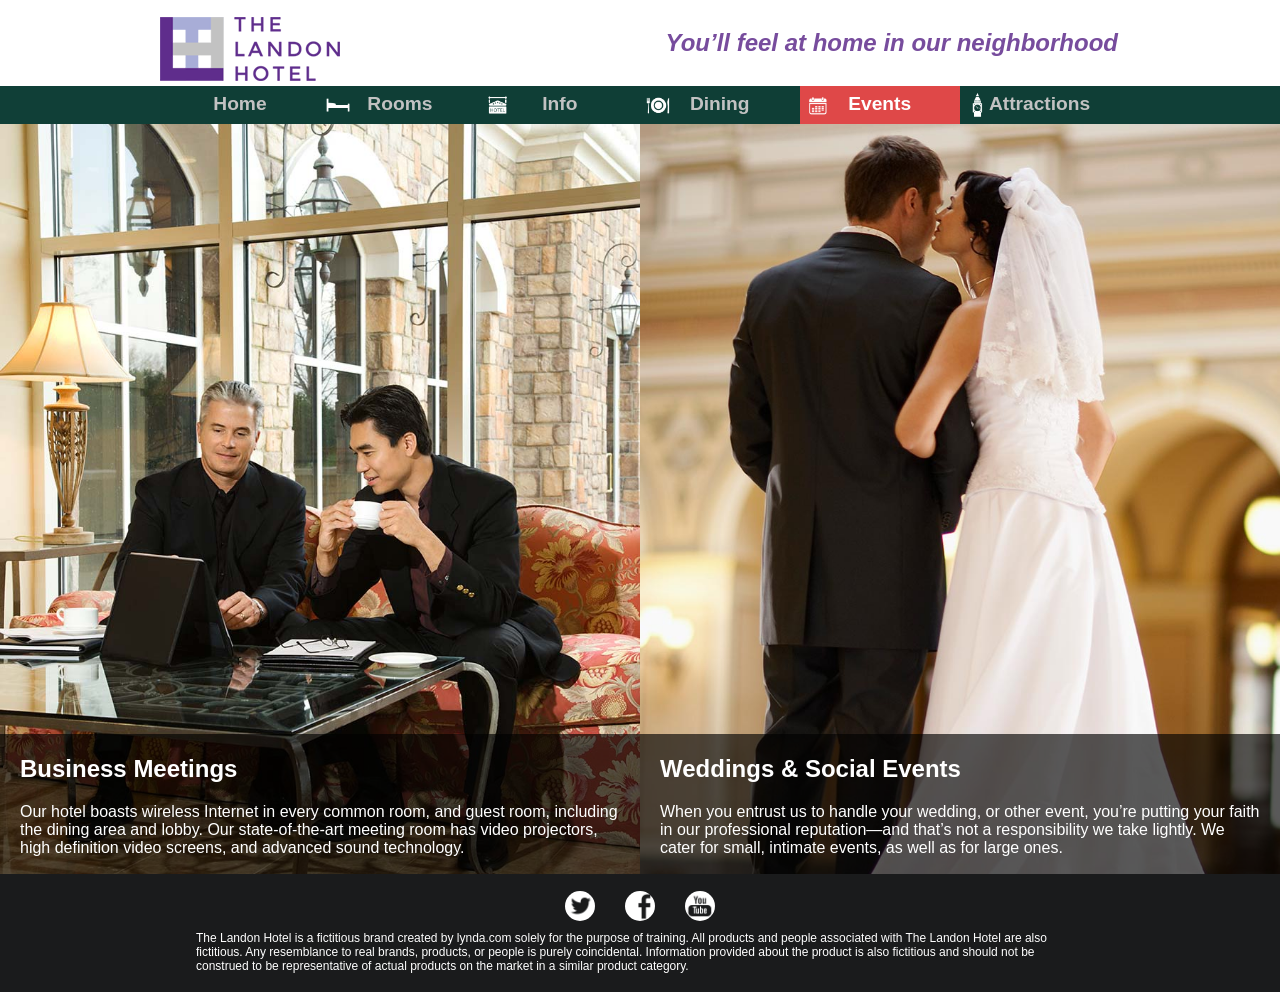
<file: exercies/Module1/events.html>
<!doctype html>
<html>
<head>
<meta charset="utf-8">
<title>Landon Hotel: Events</title>
<link href="css/main.css" rel="stylesheet" type="text/css">
<link href="images/favicon.ico" rel="icon" type="image/x-icon" />
<script>var __adobewebfontsappname__="dreamweaver"</script>
<script src="http://use.edgefonts.net/exo:i1,i6,n1,n2,n3,n6:default.js" type="text/javascript"></script>
<meta name="viewport" content="width=device-width, initial-scale=1">
</head>

<body>
<header>
  <h1><img src="images/logo.png" width="194" height="85" alt=""/>The Landon Hotel</h1>
  <p>You&rsquo;ll feel at home in our neighborhood</p>
</header>
<nav>
  <h2 id="menulink"><a href="#navlinks">Menu</a></h2>
  <ul class="displayed" id="navlinks">
    <li><a href="index.html">Home</a></li>
    <li><a href="rooms.html">Rooms</a></li>
    <li><a href="info.html">Info</a></li>
    <li><a href="dining.html">Dining</a></li>
    <li><a href="events.html" class="current">Events</a></li>
    <li><a href="attractions.html">Attractions</a></li>
  </ul>
</nav>
<div id="events">
  <article class="event" id="business">
    <div class="description">
      <h2>Business Meetings</h2>
      <p>Our hotel boasts wireless Internet in every common room, and guest room, including the dining area and lobby. Our state-of-the-art meeting room has video projectors, high definition video screens, and advanced sound technology.</p>
    </div>
    <!-- content --> 
  </article>
  <!-- article -->
  <article class="event" id="wedding">
    <div class="description">
      <h2>Weddings &amp; Social Events</h2>
      <p> When you entrust us to handle your wedding, or other event, you’re putting your faith in our professional reputation&mdash;and that’s not a responsibility we take lightly. We cater for small, intimate events, as well as for large ones.</p>
    </div>
    
    <!-- content --> 
  </article>
</div>
<footer>
  <ul>
    <li><a href="https://twitter.com"><img src="images/twitter.png" alt="Twitter"></a></li>
    <li><a href="http://facebook.com"><img src="images/facebook.png" alt="Facebook"></a></li>
    <li><a href="http://youtube.com"><img src="images/youtube.png" alt="YouTube"></a></li>
  </ul>
  <p>The  Landon Hotel is a fictitious brand created by lynda.com solely for the purpose  of training. All products and people associated with The Landon Hotel are also  fictitious. Any resemblance to real brands, products, or people is purely  coincidental. Information provided about the product is also fictitious and  should not be construed to be representative of actual products on the market  in a similar product category.</p>
</footer>
<script src="js/menu.js"></script> 
<!-- article -->
</body>
</html>
</file>
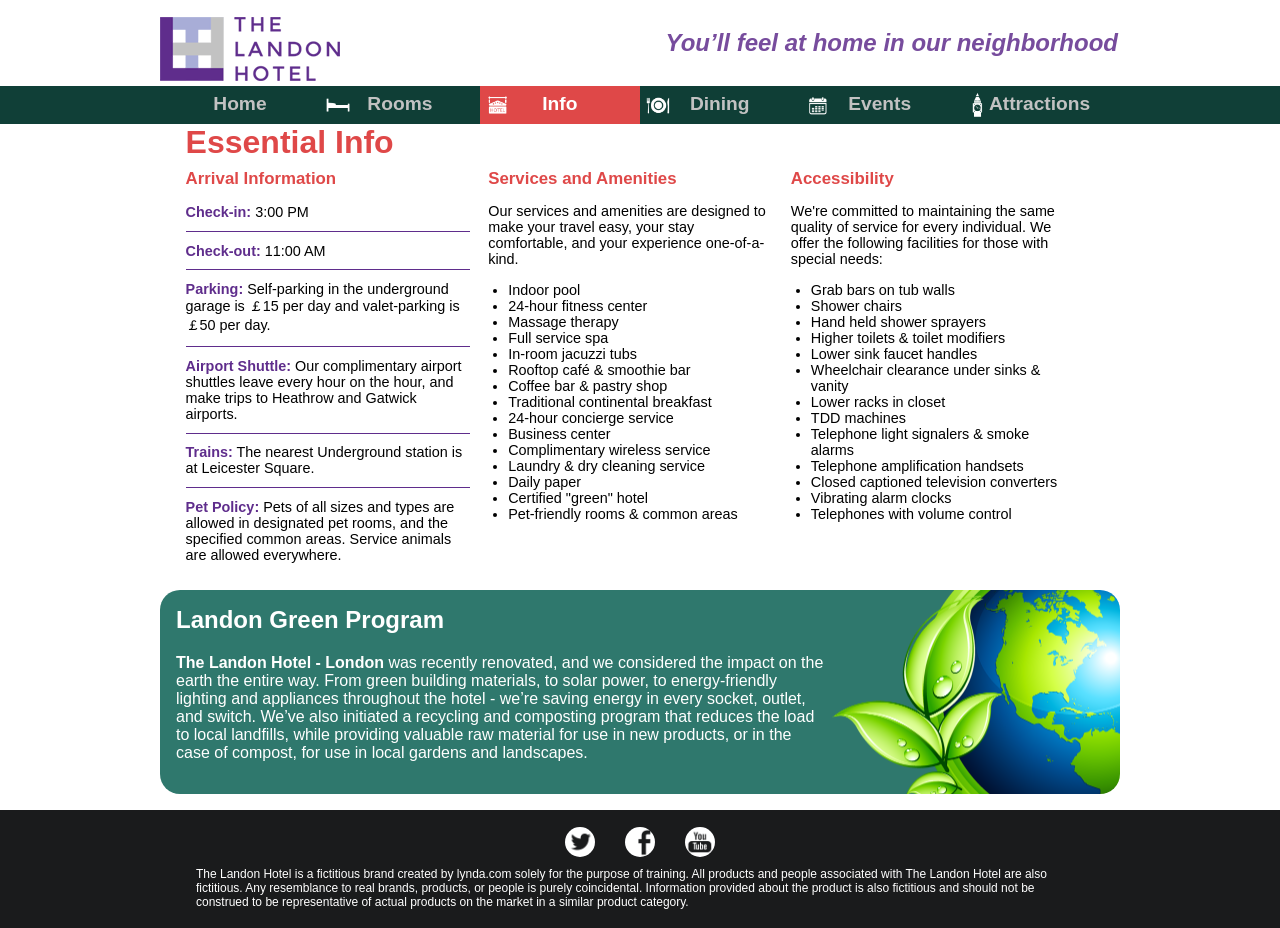
<file: exercies/Module1/info.html>
<!doctype html>
<html>
<head>
<meta charset="utf-8">
<title>Landon Hotel: Facilities</title>
<link href="css/main.css" rel="stylesheet" type="text/css">
<link href="images/favicon.ico" rel="icon" type="image/x-icon" />
<script>var __adobewebfontsappname__="dreamweaver"</script>
<script src="http://use.edgefonts.net/exo:i1,i6,n1,n2,n3,n6:default.js" type="text/javascript"></script>
<meta name="viewport" content="width=device-width, initial-scale=1">
</head>

<body>
<header>
  <h1><img src="images/logo.png" width="194" height="85" alt=""/>The Landon Hotel</h1>
  <p>You&rsquo;ll feel at home in our neighborhood</p>
</header>
<nav>
  <h2 id="menulink"><a href="#navlinks">Menu</a></h2>
  <ul class="displayed" id="navlinks">
    <li><a href="index.html">Home</a></li>
    <li><a href="rooms.html">Rooms</a></li>
    <li><a href="info.html" class="current">Info</a></li>
    <li><a href="dining.html">Dining</a></li>
    <li><a href="events.html">Events</a></li>
    <li><a href="attractions.html">Attractions</a></li>
  </ul>
</nav>
<article class="intro">
  <h2>Essential Info</h2>
</article>
<article class="maincontent">
  <section id="arrivalinfo">
    <h3>Arrival Information</h3>
    <ul>
      <li><b>Check-in:</b> 3:00 PM</li>
      <li><b>Check-out:</b> 11:00 AM</li>
      <li><b>Parking:</b> Self-parking in the underground garage is ￡15 per day and valet-parking is ￡50 per day.</li>
      <li><b>Airport Shuttle:</b> Our complimentary airport shuttles leave every hour on the hour, and make trips to Heathrow and Gatwick airports.</li>
      <li><b>Trains:</b> The nearest Underground station is at Leicester Square.</li>
      <li><b>Pet Policy:</b> Pets of all sizes and types are allowed in designated pet rooms, and the specified common areas. Service animals are allowed everywhere.</li>
    </ul>
  </section>
  <section id="services">
    <h3>Services and Amenities</h3>
    <p>Our services and amenities are designed to make your travel easy, your stay comfortable, and your experience one-of-a-kind.</p>
    <ul>
      <li>Indoor pool</li>
      <li>24-hour fitness center</li>
      <li>Massage therapy</li>
      <li>Full service spa</li>
      <li>In-room jacuzzi tubs</li>
      <li>Rooftop café  &amp; smoothie bar</li>
      <li>Coffee bar  &amp; pastry shop</li>
      <li>Traditional continental breakfast</li>
      <li>24-hour concierge service</li>
      <li>Business center</li>
      <li>Complimentary wireless service</li>
      <li>Laundry &amp; dry cleaning service</li>
      <li>Daily paper</li>
      <li>Certified "green" hotel</li>
      <li>Pet-friendly rooms  &amp; common areas</li>
    </ul>
  </section>
  <section id="accessibility">
    <h3>Accessibility</h3>
    <p>We're committed to maintaining the same quality of service for every individual. We offer the following facilities for those with special needs:</p>
    <ul>
      <li>Grab bars on tub walls</li>
      <li>Shower chairs</li>
      <li>Hand held shower sprayers</li>
      <li>Higher toilets &amp; toilet modifiers</li>
      <li>Lower sink faucet handles</li>
      <li>Wheelchair clearance under sinks &amp; vanity</li>
      <li>Lower racks in closet</li>
      <li>TDD machines</li>
      <li>Telephone light signalers  &amp; smoke alarms</li>
      <li>Telephone amplification handsets</li>
      <li>Closed captioned television converters</li>
      <li>Vibrating alarm clocks</li>
      <li>Telephones with volume control</li>
    </ul>
  </section>
</article>
<article id="greenprogram">
  <h2>Landon Green Program</h2>
  <p><b>The Landon Hotel - London</b> was recently renovated, and we considered the impact on the earth the entire way. From green building materials, to solar power, to energy-friendly lighting and appliances throughout the hotel - we’re saving energy in every socket, outlet, and switch. We’ve also initiated a recycling and composting program that reduces the load to local landfills, while providing valuable raw material for use in new products, or in the case of compost, for use in local gardens and landscapes.</p>
</article>
<footer>
  <ul>
    <li><a href="https://twitter.com"><img src="images/twitter.png" alt="Twitter"></a></li>
    <li><a href="http://facebook.com"><img src="images/facebook.png" alt="Facebook"></a></li>
    <li><a href="http://youtube.com"><img src="images/youtube.png" alt="YouTube"></a></li>
  </ul>
  <p>The  Landon Hotel is a fictitious brand created by lynda.com solely for the purpose  of training. All products and people associated with The Landon Hotel are also  fictitious. Any resemblance to real brands, products, or people is purely  coincidental. Information provided about the product is also fictitious and  should not be construed to be representative of actual products on the market  in a similar product category.</p>
</footer>
<script src="js/menu.js"></script>
</body>
</html>
</file>
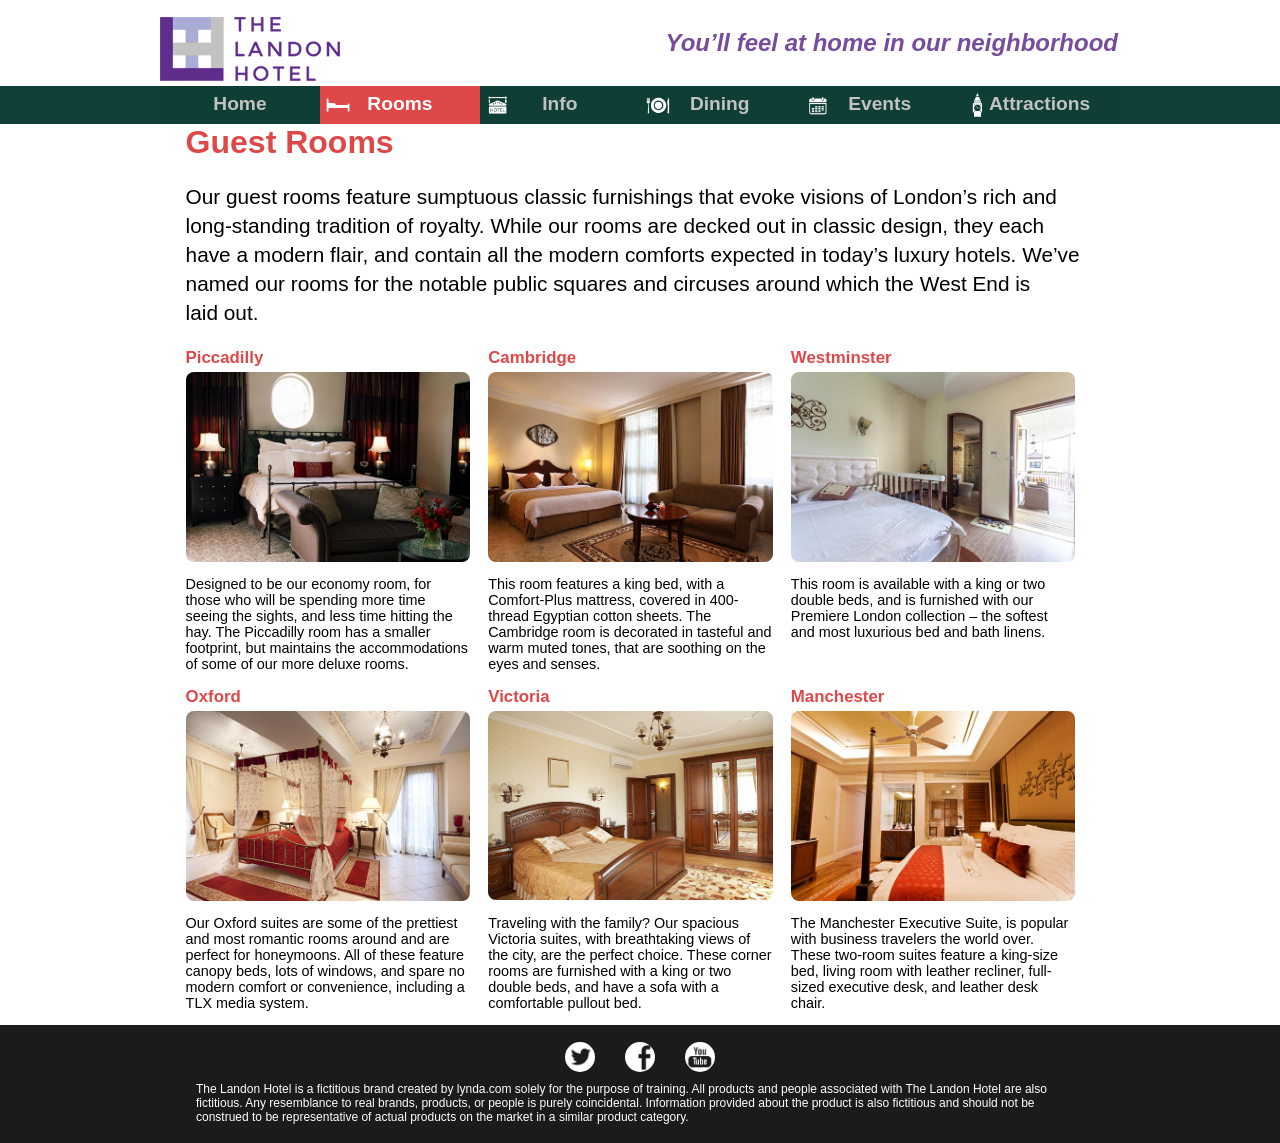
<file: exercies/Module1/rooms.html>
<!doctype html>
<html>
<head>
<meta charset="utf-8">
<title>Landon Hotel: Guest Rooms</title>
<link href="css/main.css" rel="stylesheet" type="text/css">
<link href="images/favicon.ico" rel="icon" type="image/x-icon" />
<script>var __adobewebfontsappname__="dreamweaver"</script>
<script src="http://use.edgefonts.net/exo:i1,i6,n1,n2,n3,n6:default.js" type="text/javascript"></script>
<meta name="viewport" content="width=device-width, initial-scale=1">
</head>

<body>
<header>
  <h1><img src="images/logo.png" width="194" height="85" alt=""/>The Landon Hotel</h1>
  <p>You&rsquo;ll feel at home in our neighborhood</p>
</header>
<nav>
  <h2 id="menulink"><a href="#navlinks">Menu</a></h2>
  <ul class="displayed" id="navlinks">
    <li><a href="index.html">Home</a></li>
    <li><a href="rooms.html" class="current">Rooms</a></li>
    <li><a href="info.html">Info</a></li>
    <li><a href="dining.html">Dining</a></li>
    <li><a href="events.html">Events</a></li>
    <li><a href="attractions.html">Attractions</a></li>
  </ul>
</nav>
<article class="intro">
  <h2>Guest Rooms</h2>
  <p>Our guest rooms feature sumptuous classic furnishings that evoke visions of London’s rich and long-standing tradition of royalty. While our rooms are decked out in classic design, they each have a modern flair, and contain all the modern comforts expected in today’s luxury hotels. We’ve named our rooms for the notable public squares and circuses around which the West End is laid&nbsp;out.</p>
</article>
<article class="maincontent">
  <section>
    <h3>Piccadilly</h3>
    <img src="images/rooms_picadilly.jpg" alt=""/>
    <p>Designed to be our economy room, for those who will be spending more time seeing the sights, and less time hitting the hay. The Piccadilly room has a smaller footprint, but maintains the accommodations of some of our more deluxe rooms.</p>
  </section>
  <section>
    <h3>Cambridge</h3>
    <img src="images/rooms_cambridge.jpg" alt=""/>
    <p>This room features a king bed, with a Comfort-Plus mattress, covered in 400-thread Egyptian cotton sheets. The Cambridge room is decorated in tasteful and warm muted tones, that are soothing on the eyes and senses.</p>
  </section>
  <section>
    <h3>Westminster</h3>
    <img src="images/rooms_westminster.jpg" alt=""/>
    <p>This room is available with a king or two double beds, and is furnished with our Premiere London collection – the softest and most luxurious bed and bath linens.</p>
  </section>
  <section class="clearleft">
    <h3>Oxford</h3>
    <img src="images/rooms_oxford.jpg" alt=""/>
    <p>Our Oxford suites are some of the prettiest and most romantic rooms around and are perfect for honeymoons. All of these feature canopy beds, lots of windows, and spare no modern comfort or convenience, including a TLX media system.</p>
  </section>
  <section>
    <h3>Victoria</h3>
    <img src="images/rooms_victoria.jpg" alt=""/>
    <p>Traveling with the family? Our spacious Victoria suites, with breathtaking views of the city, are the perfect choice. These corner rooms are furnished with a king or two double beds, and have a sofa with a comfortable pullout bed.</p>
  </section>
  <section>
    <h3>Manchester</h3>
    <img src="images/rooms_manchester.jpg" alt=""/>
    <p>The Manchester Executive Suite, is popular with business travelers the world over. These two-room suites feature a king-size bed, living room with leather recliner, full-sized executive desk, and leather desk chair.</p>
  </section>
</article>
<footer>
  <ul>
    <li><a href="https://twitter.com"><img src="images/twitter.png" alt="Twitter"></a></li>
    <li><a href="http://facebook.com"><img src="images/facebook.png" alt="Facebook"></a></li>
    <li><a href="http://youtube.com"><img src="images/youtube.png" alt="YouTube"></a></li>
  </ul>
  <p>The  Landon Hotel is a fictitious brand created by lynda.com solely for the purpose  of training. All products and people associated with The Landon Hotel are also  fictitious. Any resemblance to real brands, products, or people is purely  coincidental. Information provided about the product is also fictitious and  should not be construed to be representative of actual products on the market  in a similar product category.</p>
</footer>
<script src="js/menu.js"></script>
</body>
</html>
</file>
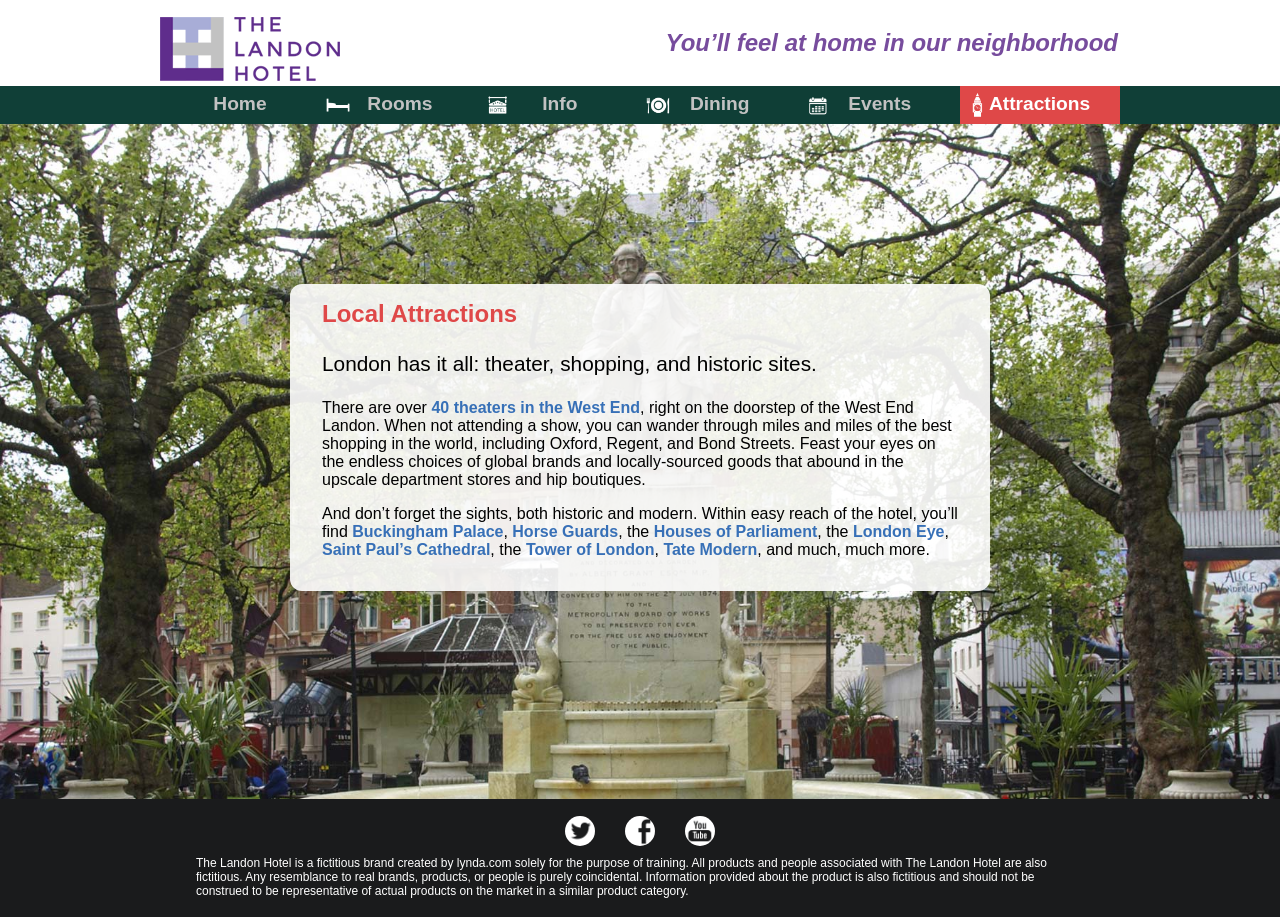
<file: exercies/Module10/attractions.html>
<!doctype html>
<html lang="en">
<head>
<meta charset="utf-8">
<title>Landon Hotel: Attractions</title>
<link href="css/main.css" rel="stylesheet" type="text/css">
<link href="images/favicon.ico" rel="icon" type="image/x-icon" />
<script>var __adobewebfontsappname__="dreamweaver"</script>
<script src="http://use.edgefonts.net/exo:i1,i6,n1,n2,n3,n6:default.js" type="text/javascript"></script>
<meta name="viewport" content="width=device-width, initial-scale=1">
</head>

<body>
<header>
  <h1><img src="images/logo.png" width="194" height="85" alt=""/>The Landon Hotel</h1>
  <p>You&rsquo;ll feel at home in our neighborhood</p>
</header>
<nav>
  <h2 id="menulink"><a href="#navlinks">Menu</a></h2>
  <ul class="displayed" id="navlinks">
    <li><a href="index.html">Home</a></li>
    <li><a href="rooms.html">Rooms</a></li>
    <li><a href="info.html">Info</a></li>
    <li><a href="dining.html">Dining</a></li>
    <li><a href="events.html">Events</a></li>
    <li><a href="attractions.html" class="current">Attractions</a></li>
  </ul>
</nav>
<div id="attractions">
  <article>
    <h2>Local Attractions</h2>
    <p>London has it all: theater, shopping, and historic sites.</p>
    <p>There are over <a href="http://www.officiallondontheatre.co.uk/">40 theaters in the West End</a>, right on the doorstep of the West End Landon. When not attending a show, you can wander through miles and miles of the best shopping in the world, including Oxford, Regent, and Bond Streets. Feast your eyes on the endless choices of global brands and locally-sourced goods that abound in the upscale department stores and hip boutiques.</p>
    <p>And don’t forget the sights, both historic and modern. Within easy reach of the hotel, you’ll find <a href="https://www.royal.uk/royal-residences-buckingham-palace">Buckingham Palace</a>, <a href="http://changing-guard.com/queens-life-guard.html">Horse Guards</a>, the <a href="http://www.parliament.uk/visiting/">Houses of Parliament</a>, the <a href="https://www.londoneye.com/">London Eye</a>, <a href="https://www.stpauls.co.uk/">Saint Paul’s Cathedral</a>, the <a href="http://www.hrp.org.uk/tower-of-london/">Tower of London</a>, <a href="http://www.tate.org.uk/visit/tate-modern">Tate Modern</a>, and much, much more.</p>
  </article>
</div>
<footer>
  <ul>
    <li><a href="https://twitter.com"><img src="images/twitter.png" alt="Twitter"></a></li>
    <li><a href="http://facebook.com"><img src="images/facebook.png" alt="Facebook"></a></li>
    <li><a href="http://youtube.com"><img src="images/youtube.png" alt="YouTube"></a></li>
  </ul>
  <p>The  Landon Hotel is a fictitious brand created by lynda.com solely for the purpose  of training. All products and people associated with The Landon Hotel are also  fictitious. Any resemblance to real brands, products, or people is purely  coincidental. Information provided about the product is also fictitious and  should not be construed to be representative of actual products on the market  in a similar product category.</p>
</footer>
<script src="js/menu.js"></script>
</body>
</html>
</file>
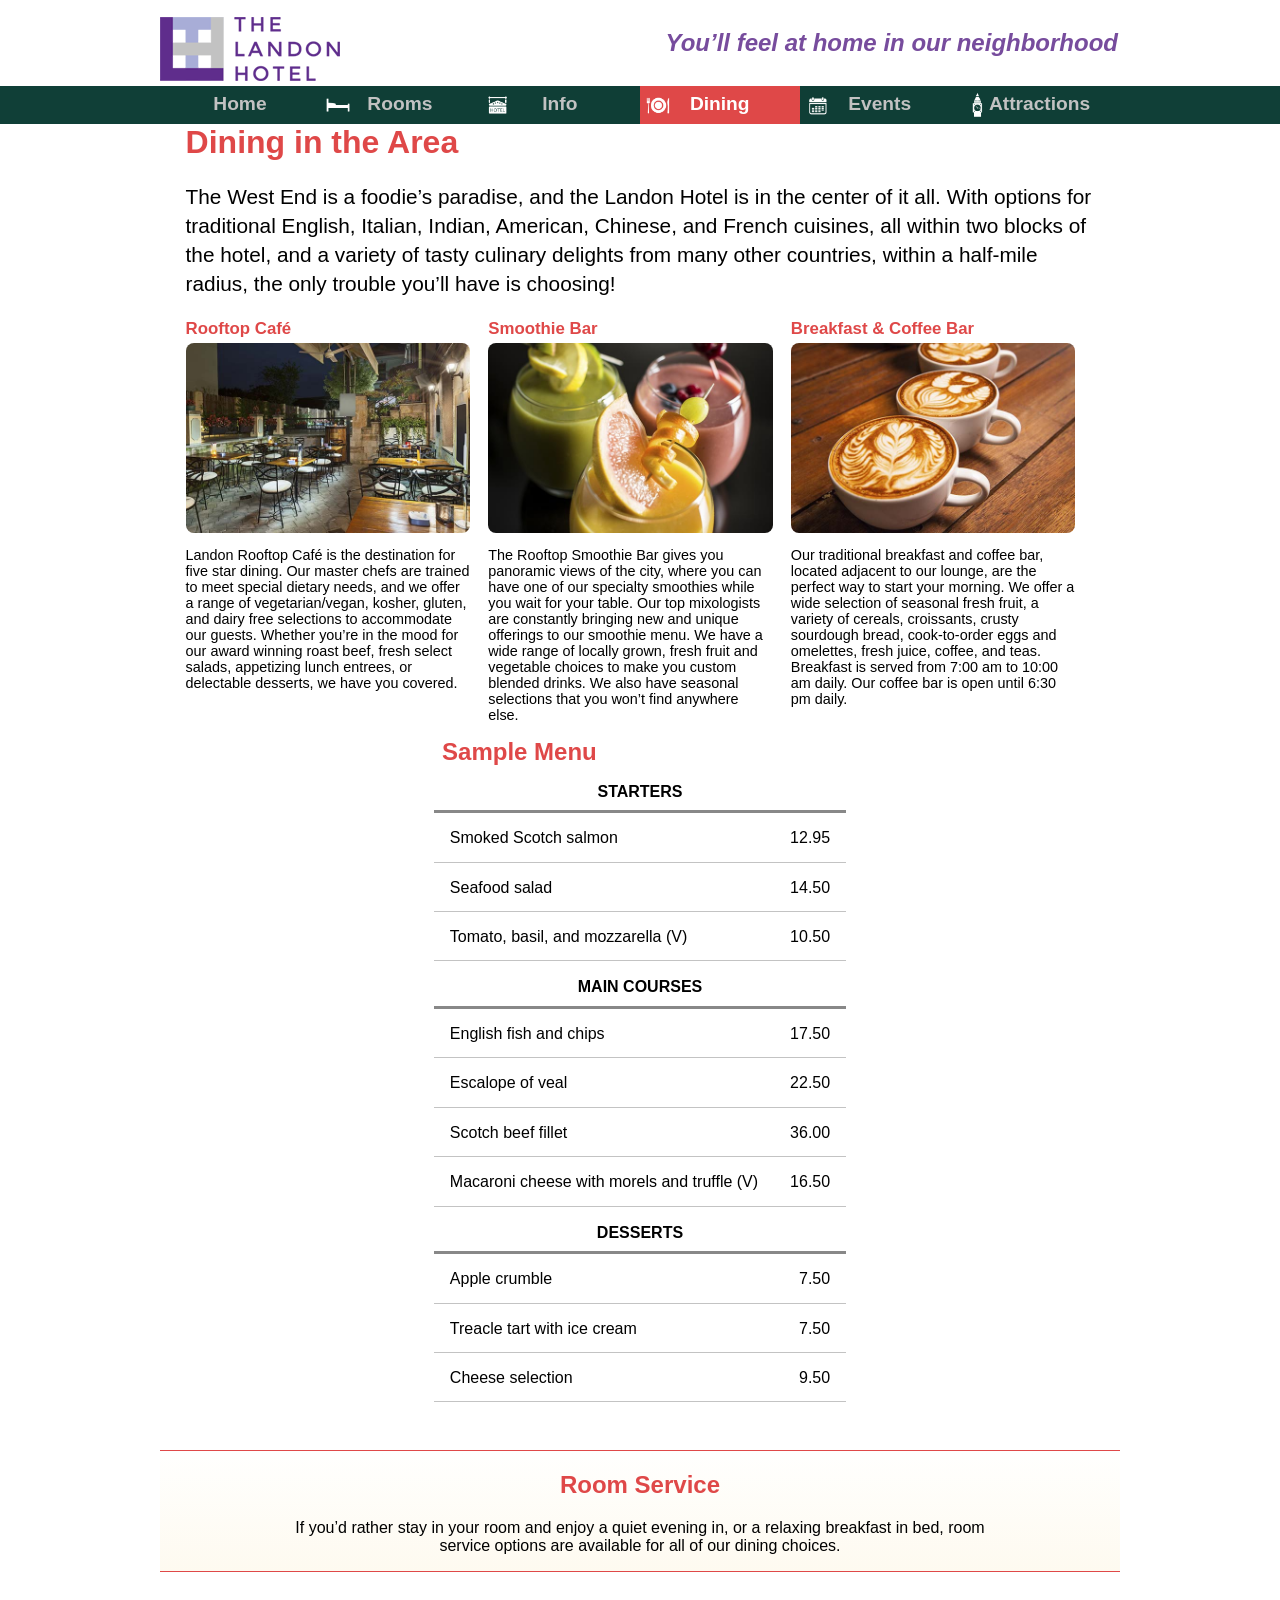
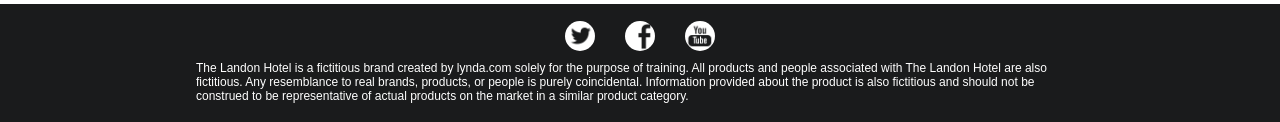
<file: exercies/Module10/dining.html>
<!doctype html>
<html lang="en">
<head>
<meta charset="utf-8">
<title>Landon Hotel: Dining</title>
<link href="images/favicon.ico" rel="icon" type="image/x-icon" />
<link href="css/main.css" rel="stylesheet" type="text/css">
<script>var __adobewebfontsappname__="dreamweaver"</script>
<script src="http://use.edgefonts.net/exo:i1,i6,n1,n2,n3,n6:default.js" type="text/javascript"></script>
<meta name="viewport" content="width=device-width, initial-scale=1">
</head>

<body>
<header>
    <h1><img src="images/logo.png" width="194" height="85" alt=""/>The Landon Hotel</h1>
    <p>You&rsquo;ll feel at home in our neighborhood</p>
</header>
<nav>
    <h2 id="menulink"><a href="#navlinks">Menu</a></h2>
    <ul class="displayed" id="navlinks">
        <li><a href="index.html">Home</a></li>
        <li><a href="rooms.html">Rooms</a></li>
        <li><a href="info.html">Info</a></li>
        <li><a href="dining.html" class="current">Dining</a></li>
        <li><a href="events.html">Events</a></li>
        <li><a href="attractions.html">Attractions</a></li>
    </ul>
</nav>
<article class="intro">
    <h2>Dining in the Area</h2>
    <p>The West End is a foodie’s paradise, and the Landon Hotel is in the center of it all. With options for traditional English, Italian, Indian, American, Chinese, and French cuisines, all within two blocks of the hotel, and a variety of tasty culinary delights from many other countries, within a half-mile radius, the only trouble you’ll have is choosing! </p>
</article>
<article class="maincontent">
    <section id="rooftopcafe">
        <h3>Rooftop Café</h3>
        <img src="images/rooftop_cafe.jpg" alt="Dining">
        <p>Landon Rooftop Café is the destination for five star dining. Our master chefs are trained to meet special dietary needs, and we offer a range of vegetarian/vegan, kosher, gluten, and dairy free selections to accommodate our guests. Whether you’re in the mood for our award winning roast beef, fresh select salads, appetizing lunch entrees, or delectable desserts, we have you covered.</p>
    </section>
    <section id="smoothiebar">
        <h3>Smoothie Bar</h3>
        <img src="images/smoothie_bar.jpg" alt="Dining">
        <p>The Rooftop Smoothie Bar gives you panoramic views of the city, where you can have one of our specialty smoothies while you wait for your table. Our top mixologists are constantly bringing new and unique offerings to our smoothie menu. We have a wide range of locally grown, fresh fruit and vegetable choices to make you custom blended drinks.  We also have seasonal selections that you won’t find anywhere else.</p>
    </section>
    <section id="coffeebar">
        <h3>Breakfast &amp; Coffee Bar</h3>
        <img src="images/coffee_bar.jpg" alt="Dining">
        <p>Our traditional breakfast and coffee bar, located adjacent to our lounge, are the perfect way to start your morning. We offer a wide selection of seasonal fresh fruit, a variety of cereals, croissants, crusty sourdough bread, cook-to-order eggs and omelettes, fresh juice, coffee, and teas. Breakfast is served from 7:00 am to 10:00 am daily. Our coffee bar is open until 6:30 pm daily.</p>
    </section>
</article>
<table id="sample_menu">
    <caption>
        Sample Menu
    </caption>
    <colgroup>
        <col id="item">
        <col id="price">
    </colgroup>
    <tbody>
        <tr>
            <th colspan="2" scope="colgroup">Starters</th>
        </tr>
        <tr>
            <td>Smoked Scotch salmon</td>
            <td>12.95</td>
        </tr>
        <tr>
            <td>Seafood salad</td>
            <td>14.50</td>
        </tr>
        <tr>
            <td>Tomato, basil, and mozzarella (V)</td>
            <td>10.50</td>
        </tr>
    </tbody>
    <tbody>
        <tr>
            <th colspan="2" scope="colgroup">Main Courses</th>
        </tr>
        <tr>
            <td>English fish and chips</td>
            <td>17.50</td>
        </tr>
        <tr>
            <td>Escalope of veal</td>
            <td>22.50</td>
        </tr>
        <tr>
            <td>Scotch beef fillet</td>
            <td>36.00</td>
        </tr>
        <tr>
            <td>Macaroni cheese with morels and truffle (V)</td>
            <td>16.50</td>
        </tr>
    </tbody>
    <tbody>
        <tr>
            <th colspan="2" scope="colgroup">Desserts</th>
        </tr>
        <tr>
            <td>Apple crumble</td>
            <td>7.50</td>
        </tr>
        <tr>
            <td>Treacle tart with ice cream</td>
            <td>7.50</td>
        </tr>
        <tr>
            <td>Cheese selection</td>
            <td>9.50</td>
        </tr>
    </tbody>
</table>
<article id="roomservice">
    <h2>Room Service</h2>
    <p>If you’d rather stay in your room and enjoy a quiet evening in, or a relaxing breakfast in bed, room service options are available for all of our dining choices.</p>
</article>
<footer>
    <ul>
        <li><a href="https://twitter.com"><img src="images/twitter.png" alt="Twitter"></a></li>
        <li><a href="http://facebook.com"><img src="images/facebook.png" alt="Facebook"></a></li>
        <li><a href="http://youtube.com"><img src="images/youtube.png" alt="YouTube"></a></li>
    </ul>
    <p>The  Landon Hotel is a fictitious brand created by lynda.com solely for the purpose  of training. All products and people associated with The Landon Hotel are also  fictitious. Any resemblance to real brands, products, or people is purely  coincidental. Information provided about the product is also fictitious and  should not be construed to be representative of actual products on the market  in a similar product category.</p>
</footer>
<script src="js/menu.js"></script>
</body>
</html>
</file>
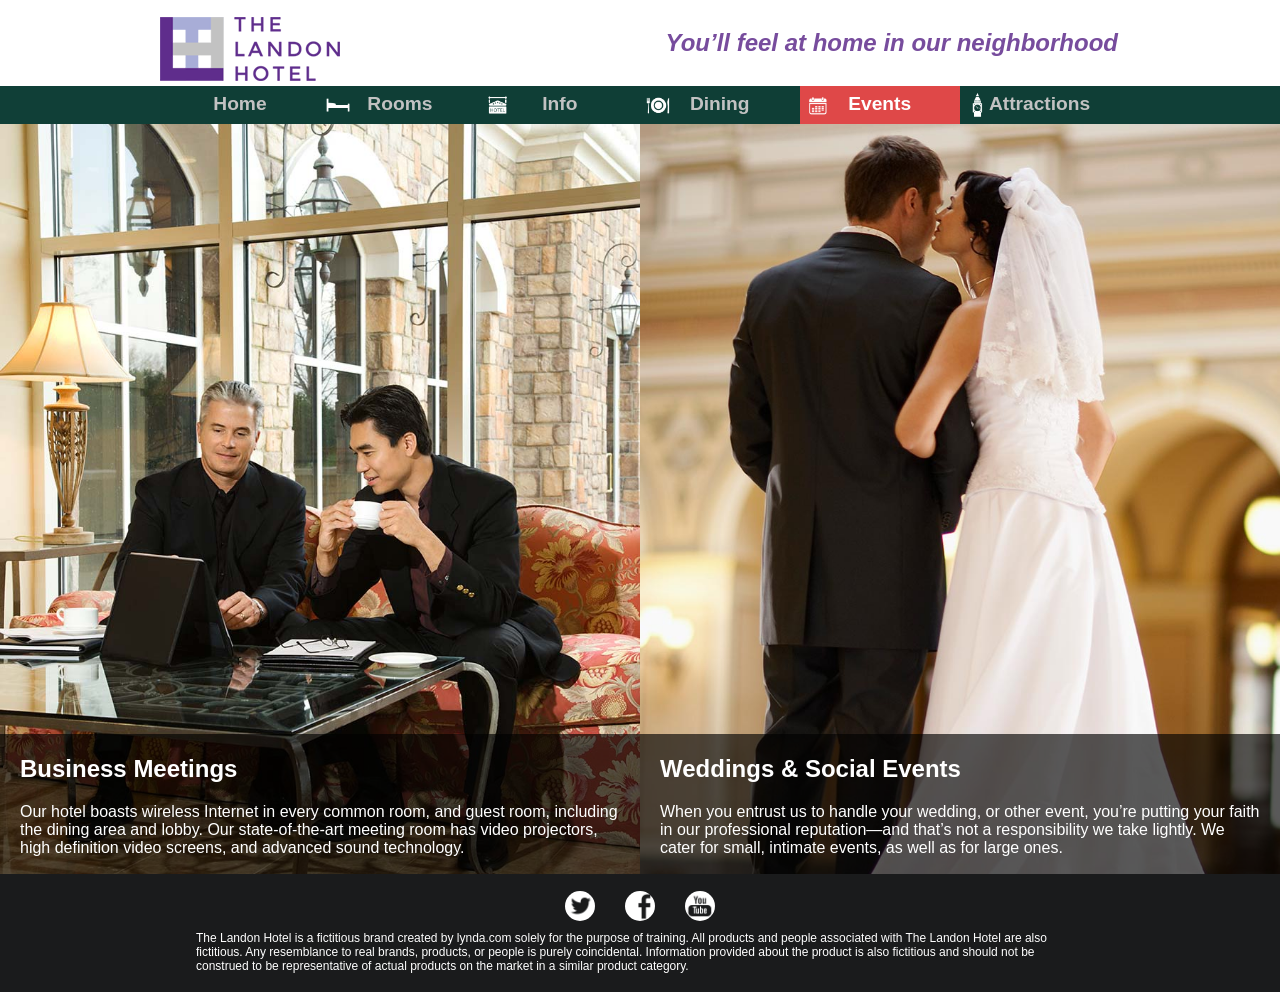
<file: exercies/Module10/events.html>
<!doctype html>
<html lang="en">
<head>
<meta charset="utf-8">
<title>Landon Hotel: Events</title>
<link href="css/main.css" rel="stylesheet" type="text/css">
<link href="images/favicon.ico" rel="icon" type="image/x-icon" />
<script>var __adobewebfontsappname__="dreamweaver"</script>
<script src="http://use.edgefonts.net/exo:i1,i6,n1,n2,n3,n6:default.js" type="text/javascript"></script>
<meta name="viewport" content="width=device-width, initial-scale=1">
</head>

<body>
<header>
  <h1><img src="images/logo.png" width="194" height="85" alt=""/>The Landon Hotel</h1>
  <p>You&rsquo;ll feel at home in our neighborhood</p>
</header>
<nav>
  <h2 id="menulink"><a href="#navlinks">Menu</a></h2>
  <ul class="displayed" id="navlinks">
    <li><a href="index.html">Home</a></li>
    <li><a href="rooms.html">Rooms</a></li>
    <li><a href="info.html">Info</a></li>
    <li><a href="dining.html">Dining</a></li>
    <li><a href="events.html" class="current">Events</a></li>
    <li><a href="attractions.html">Attractions</a></li>
  </ul>
</nav>
<div id="events">
  <article class="event" id="business">
    <div class="description">
      <h2>Business Meetings</h2>
      <p>Our hotel boasts wireless Internet in every common room, and guest room, including the dining area and lobby. Our state-of-the-art meeting room has video projectors, high definition video screens, and advanced sound technology.</p>
    </div>
    <!-- content --> 
  </article>
  <!-- article -->
  <article class="event" id="wedding">
    <div class="description">
      <h2>Weddings &amp; Social Events</h2>
      <p> When you entrust us to handle your wedding, or other event, you’re putting your faith in our professional reputation&mdash;and that’s not a responsibility we take lightly. We cater for small, intimate events, as well as for large ones.</p>
    </div>
    
    <!-- content --> 
  </article>
</div>
<footer>
  <ul>
    <li><a href="https://twitter.com"><img src="images/twitter.png" alt="Twitter"></a></li>
    <li><a href="http://facebook.com"><img src="images/facebook.png" alt="Facebook"></a></li>
    <li><a href="http://youtube.com"><img src="images/youtube.png" alt="YouTube"></a></li>
  </ul>
  <p>The  Landon Hotel is a fictitious brand created by lynda.com solely for the purpose  of training. All products and people associated with The Landon Hotel are also  fictitious. Any resemblance to real brands, products, or people is purely  coincidental. Information provided about the product is also fictitious and  should not be construed to be representative of actual products on the market  in a similar product category.</p>
</footer>
<script src="js/menu.js"></script> 
<!-- article -->
</body>
</html>
</file>
<file: exercies/Module1/css/main.css>
@charset "utf-8";
html {
    box-sizing: border-box;
}
*, *:before, *:after {
    box-sizing: inherit;
}
body {
    margin: 0;
    font-family: exo, "Helvetica Neue", Helvetica, Arial, sans-serif;
    font-weight: 200;
}
a {
    color: #3770B7;
    text-decoration: none;
    font-weight: 600;
}
a:visited {
    color: #4C83C9;
}
a:hover, a:active, a:focus {
    color: #499D6B;
    text-decoration: underline;
}
header h1 {
    text-indent: -900px;
    margin-top: 0;
    padding-top: 0.2em;
}
header {
    position: relative;
    overflow-y: hidden;
    background-color: white;
    max-width: 960px;
    margin: 0 auto;
}
header h1 img {
    position: absolute;
    left: 2%;
}
header p {
    color: #774C9D;
    font-style: italic;
    font-weight: 600;
    margin-top: 3em;
    margin-left: 2%;
}
h2, h3 {
    color: #DF4848;
}
nav {
    background-color: #103F37;
    position: relative;
}
#menulink {
    margin: 0;
}
#menulink a {
    font-size: 1.2em;
    text-transform: uppercase;
    font-style: normal;
}
#menulink a, #navlinks a {
    display: block;
    width: 100%;
    height: 2em;
    text-align: center;
    background-color: #103F37;
    background-color: rgba(16,63,55,0.85);
    color: #C2C2C2;
    padding: .4em 0;
    text-decoration: none;
    font-weight: bold;
    font-size: 1.2em;
}
#navlinks {
    padding: 0px;
    list-style-type: none;
    width: 100%;
    margin: 0 auto;
    position: absolute;
    -webkit-transition: all ease-out 0.5s;
    transition: all ease-out 0.5s;
}
#navlinks.displayed {
    top: 57px;
    z-index: 1;
    opacity: 1;
}
#navlinks.start {
    display: none;
}
#navlinks.collapsed {
    top: -15em;
    opacity: 0;
}
#navlinks li {
    margin: 0px;
}
#navlinks a:visited {
    color: #C2C2C2;
}
#navlinks a:hover, #navlinks a:active, #navlinks a:focus {
    color: white;
}
#navlinks a.current, #navlinks a.current:visited {
    color: white;
    background-color: #df4848;
}
#hero {
    position: relative;
    max-width: 1800px;
    margin: 0 auto;
}
#hero h2 {
    position: absolute;
    top: 0%;
    color: white;
    font-size: 1.5em;
    width: 50%;
    left: 3%;
    text-shadow: 2px 2px 6px rgba(82,82,82,0.78);
}
#hero img {
    max-width: 100%;
}
article {
    margin: 0 auto;
    max-width: 960px;
    padding: 0 2%;
}
.intro h2 {
    margin-top: 1em;
}
.intro p {
    font-size: 1.3em;
    line-height: 1.4;
}
.maincontent {
    overflow: hidden;
}
.intro h2, .maincontent h2, .maincontent h3 {
    margin-bottom: 0.25em;
    margin-top: 0;
}
.intro h2, .maincontent h2 {
    font-size: 2em;
}
.maincontent section {
    font-size: 0.9em;
}
.maincontent img {
    width: 100%;
    border-radius: 8px;
    display: block;
    margin: 0 auto;
}
#arrivalinfo ul {
    list-style: none;
    margin: 0;
    padding: 0;
}
#arrivalinfo b {
    color: #5F2D8C;
}
#services ul, #accessibility ul {
    padding-left: 20px;
}
#greenprogram {
    background-color: #2F786D;
    color: white;
    padding: 1em;
    border-radius: 20px;
    margin: 1em auto;
    width: 98%;
}
#greenprogram h2 {
    margin-top: 0;
    color: white;
}
#roomservice {
    border-top: #DF4848 1px solid;
    border-bottom: #DF4848 1px solid;
    margin-bottom: 2em;
    text-align: center;
    padding: 0 10%;
    width: 98%;
    background-image: -webkit-linear-gradient(270deg, rgba(255,255,254,1.00) 0%, rgba(254,250,240,1.00) 100%);
    background-image: -moz-linear-gradient(270deg, rgba(255,255,254,1.00) 0%, rgba(254,250,240,1.00) 100%);
    background-image: -o-linear-gradient(270deg, rgba(255,255,254,1.00) 0%, rgba(254,250,240,1.00) 100%);
    background-image: linear-gradient(180deg, rgba(255,255,254,1.00) 0%, rgba(254,250,240,1.00) 100%);
}
.clearleft {
    clear: left;
}
#attractions {
    max-width: 1800px;
    margin: 0 auto;
}
#attractions h2 {
    color: #DF4848;
}
footer {
    clear: left;
    color: white;
    background-color: #1A1B1C;
    padding: 1px 0;
    overflow: hidden;
}
footer ul {
    width: 180px;
    margin: 0 auto;
    padding: 1em 0;
    list-style: none;
}
footer li a {
    display: block;
    width: 30px;
    float: left;
    margin: 0 15px;
}
footer img {
    border-radius: 50%;
    max-width: 100%;
}
footer p {
    padding: 0.5em 3em;
    clear: left;
    font-size: 0.75em;
    max-width: 960px;
    margin-left: auto;
    margin-right: auto;
}

@media (min-width: 680px) {
header h1 img {
    left: 0;
}
header p {
    font-size: 1.5em;
    text-align: right;
    margin: -1.5em 2px 1.2em 0;
}
#menulink {
    display: none;
}
#navlinks {
    max-width: 960px;
    position: static;
}
#navlinks.collapsed {
    opacity: 1;
}
#navlinks {
    height: 2.4em;
}
#navlinks a {
    width: 16.66%;
    float: left;
}
#hero h2 {
    font-size: 2.2em;
    width: 33%;
}
.maincontent section {
    width: 33.3%;
    padding-right: 2%;
    float: left;
}
#arrivalinfo li {
    padding: 0.75em 0;
    border-bottom: solid 1px #5F2D8C;
}
#arrivalinfo li:last-of-type {
    border-bottom: none;
}
#greenprogram {
    background-image: url(../images/greenplanet.png);
    background-size: 400px;
    background-repeat: no-repeat;
    background-position: 120% center;
}
#greenprogram p {
    margin-right: 280px;
}
#events {
    max-width: 1800px;
    margin: 0 auto;
}
.event {
    width: 50%;
    float: left;
    position: relative;
    padding: 0;
}
.description {
    position: absolute;
    bottom: 0;
    background-color: black;
    background-color: rgba(0,0,0,0.64);
    padding: 1px 20px;
}
.description, .description h2 {
    color: white;
}
#business, #wedding {
    height: 75vh;
    min-height: 750px;
    max-height: 1350px;
    background-repeat: no-repeat;
    background-size: cover;
}
#business {
    background-image: url(../images/events_business.jpg);
    background-position: center;
}
#wedding {
    background-image: url(../images/events_wedding.jpg);
    background-position: 40% top;
}
#attractions {
    padding: 10em 2em;
    background-image: url(../images/leicester_square.jpg);
    background-repeat: no-repeat;
    background-size: cover;
    background-position: center top;
    min-height: 75vh;
}
#attractions article {
    background-color: white;
    background-color: rgba(255,255,255,0.90);
    width: 60%;
    padding: 1em 2em;
    border-radius: 12px;
    max-width: 700px;
}
#attractions h2 {
    margin-top: 0;
}
#attractions p:first-of-type {
    font-size: 1.3em;
    line-height: 1.4;
}
}

@media (min-width: 900px) {
#navlinks a {
    background-image: url(../images/icons.png);
    background-size: 30px;
    background-repeat: no-repeat;
}
#navlinks a[href="index.html"] {
    background-image: none;
}
#navlinks a[href="rooms.html"] {
    background-position: left top;
}
#navlinks a[href="info.html"] {
    background-position: left -30px;
}
#navlinks a[href="dining.html"] {
    background-position: left -60px;
}
#navlinks a[href="events.html"] {
    background-position: left -90px;
}
#navlinks a[href="attractions.html"] {
    background-position: left -122px;
}
}
</file>
<file: exercies/Module10/css/main.css>
@charset "utf-8";
html {
    box-sizing: border-box;
}
*, *:before, *:after {
    box-sizing: inherit;
}
body {
    margin: 0;
    font-family: exo, "Helvetica Neue", Helvetica, Arial, sans-serif;
    font-weight: 200;
}
a {
    color: #3770B7;
    text-decoration: none;
    font-weight: 600;
}
a:visited {
    color: #4C83C9;
}
a:hover, a:active, a:focus {
    color: #499D6B;
    text-decoration: underline;
}
header h1 {
    text-indent: -900px;
    margin-top: 0;
    padding-top: 0.2em;
}
header {
    position: relative;
    overflow-y: hidden;
    background-color: white;
    max-width: 960px;
    margin: 0 auto;
}
header h1 img {
    position: absolute;
    left: 2%;
}
header p {
    color: #774C9D;
    font-style: italic;
    font-weight: 600;
    margin-top: 3em;
    margin-left: 2%;
}
h2, h3 {
    color: #DF4848;
}
nav {
    background-color: #103F37;
    position: relative;
}
#menulink {
    margin: 0;
}
#menulink a {
    font-size: 1.2em;
    text-transform: uppercase;
    font-style: normal;
}
#menulink a, #navlinks a {
    display: block;
    width: 100%;
    height: 2em;
    text-align: center;
    background-color: #103F37;
    background-color: rgba(16,63,55,0.85);
    color: #C2C2C2;
    padding: .4em 0;
    text-decoration: none;
    font-weight: bold;
    font-size: 1.2em;
}
#navlinks {
    padding: 0px;
    list-style-type: none;
    width: 100%;
    margin: 0 auto;
    position: absolute;
    -webkit-transition: all ease-out 0.5s;
    transition: all ease-out 0.5s;
}
#navlinks.displayed {
    top: 57px;
    z-index: 1;
    opacity: 1;
}
#navlinks.start {
    display: none;
}
#navlinks.collapsed {
    top: -15em;
    opacity: 0;
}
#navlinks li {
    margin: 0px;
}
#navlinks a:visited {
    color: #C2C2C2;
}
#navlinks a:hover, #navlinks a:active, #navlinks a:focus {
    color: white;
}
#navlinks a.current, #navlinks a.current:visited {
    color: white;
    background-color: #df4848;
}
#hero {
    position: relative;
    max-width: 1800px;
    margin: 0 auto;
}
#hero h2 {
    position: absolute;
    top: 0%;
    color: white;
    font-size: 1.5em;
    width: 50%;
    left: 3%;
    text-shadow: 2px 2px 6px rgba(82,82,82,0.78);
}
#hero img {
    max-width: 100%;
}
article {
    margin: 0 auto;
    max-width: 960px;
    padding: 0 2%;
}
.intro h2 {
    margin-top: 1em;
}
.intro p {
    font-size: 1.3em;
    line-height: 1.4;
}
.intro video {
    width: 90%;
    margin: 0 auto 2em;
    display: block;
}
#sample_menu {
    margin-left: auto;
    margin-right: auto;
    margin-bottom: 2em;
    border-spacing: 0px 1em;
}
#sample_menu caption {
    color: #DF4848;
    font-weight: 600;
    font-size: 1.5em;
    text-align: left;
    margin-left: 2%;
}
#sample_menu th {
    padding-bottom: 0.6em;
    border-bottom: 3px solid #888888;
    text-transform: uppercase;
}
#sample_menu td {
    padding: 0em 1em 0.9em;
    border-bottom: 1px solid #C3C3C3;
}
#sample_menu td:last-child {
    text-align: right;
}
.maincontent {
    overflow: hidden;
}
.intro h2, .maincontent h2, .maincontent h3 {
    margin-bottom: 0.25em;
    margin-top: 0;
}
.intro h2, .maincontent h2 {
    font-size: 2em;
}
.maincontent section {
    font-size: 0.9em;
}
.maincontent img {
    width: 100%;
    border-radius: 8px;
    display: block;
    margin: 0 auto;
}
#arrivalinfo ul {
    list-style: none;
    margin: 0;
    padding: 0;
}
#arrivalinfo b {
    color: #5F2D8C;
}
#services ul, #accessibility ul {
    padding-left: 20px;
}
#greenprogram {
    background-color: #2F786D;
    color: white;
    padding: 1em;
    border-radius: 20px;
    margin: 1em auto;
    width: 98%;
}
#greenprogram h2 {
    margin-top: 0;
    color: white;
}
#roomservice {
    border-top: #DF4848 1px solid;
    border-bottom: #DF4848 1px solid;
    margin-bottom: 2em;
    text-align: center;
    padding: 0 10%;
    width: 98%;
    background-image: -webkit-linear-gradient(270deg, rgba(255,255,254,1.00) 0%, rgba(254,250,240,1.00) 100%);
    background-image: -moz-linear-gradient(270deg, rgba(255,255,254,1.00) 0%, rgba(254,250,240,1.00) 100%);
    background-image: -o-linear-gradient(270deg, rgba(255,255,254,1.00) 0%, rgba(254,250,240,1.00) 100%);
    background-image: linear-gradient(180deg, rgba(255,255,254,1.00) 0%, rgba(254,250,240,1.00) 100%);
}
.clearleft {
    clear: left;
}
#attractions {
    max-width: 1800px;
    margin: 0 auto;
}
#attractions h2 {
    color: #DF4848;
}
footer {
    clear: left;
    color: white;
    background-color: #1A1B1C;
    padding: 1px 0;
    overflow: hidden;
}
footer ul {
    width: 180px;
    margin: 0 auto;
    padding: 1em 0;
    list-style: none;
}
footer li a {
    display: block;
    width: 30px;
    float: left;
    margin: 0 15px;
}
footer img {
    border-radius: 50%;
    max-width: 100%;
}
footer p {
    padding: 0.5em 3em;
    clear: left;
    font-size: 0.75em;
    max-width: 960px;
    margin-left: auto;
    margin-right: auto;
}

@media (min-width: 680px) {
header h1 img {
    left: 0;
}
header p {
    font-size: 1.5em;
    text-align: right;
    margin: -1.5em 2px 1.2em 0;
}
#menulink {
    display: none;
}
#navlinks {
    max-width: 960px;
    position: static;
}
#navlinks.collapsed {
    opacity: 1;
}
#navlinks {
    height: 2.4em;
}
#navlinks a {
    width: 16.66%;
    float: left;
}
#hero h2 {
    font-size: 2.2em;
    width: 33%;
}
.maincontent section {
    width: 33.3%;
    padding-right: 2%;
    float: left;
}
#arrivalinfo li {
    padding: 0.75em 0;
    border-bottom: solid 1px #5F2D8C;
}
#arrivalinfo li:last-of-type {
    border-bottom: none;
}
#greenprogram {
    background-image: url(../images/greenplanet.png);
    background-size: 400px;
    background-repeat: no-repeat;
    background-position: 120% center;
}
#greenprogram p {
    margin-right: 280px;
}
#events {
    max-width: 1800px;
    margin: 0 auto;
}
.event {
    width: 50%;
    float: left;
    position: relative;
    padding: 0;
}
.description {
    position: absolute;
    bottom: 0;
    background-color: black;
    background-color: rgba(0,0,0,0.64);
    padding: 1px 20px;
}
.description, .description h2 {
    color: white;
}
#business, #wedding {
    height: 75vh;
    min-height: 750px;
    max-height: 1350px;
    background-repeat: no-repeat;
    background-size: cover;
}
#business {
    background-image: url(../images/events_business.jpg);
    background-position: center;
}
#wedding {
    background-image: url(../images/events_wedding.jpg);
    background-position: 40% top;
}
#attractions {
    padding: 10em 2em;
    background-image: url(../images/leicester_square.jpg);
    background-repeat: no-repeat;
    background-size: cover;
    background-position: center top;
    min-height: 75vh;
}
#attractions article {
    background-color: white;
    background-color: rgba(255,255,255,0.90);
    width: 60%;
    padding: 1em 2em;
    border-radius: 12px;
    max-width: 700px;
}
#attractions h2 {
    margin-top: 0;
}
#attractions p:first-of-type {
    font-size: 1.3em;
    line-height: 1.4;
}
}

@media (min-width: 900px) {
#navlinks a {
    background-image: url(../images/icons.png);
    background-size: 30px;
    background-repeat: no-repeat;
}
#navlinks a[href="index.html"] {
    background-image: none;
}
#navlinks a[href="rooms.html"] {
    background-position: left top;
}
#navlinks a[href="info.html"] {
    background-position: left -30px;
}
#navlinks a[href="dining.html"] {
    background-position: left -60px;
}
#navlinks a[href="events.html"] {
    background-position: left -90px;
}
#navlinks a[href="attractions.html"] {
    background-position: left -122px;
}
}
</file>
<file: exercies/Module3/css/multiColumnTemplate.css>
@charset "UTF-8";
.container {
	background-color: #FFFFFF;
	width: 90%;
	margin-left: auto;
	margin-right: auto;
	border-bottom-width: 0px;
	padding-left: 0px;
	padding-top: 0px;
	padding-right: 0px;
	padding-bottom: 0px;
}
.row {
	width: 100%;
	margin-top: 0px;
	margin-right: 0px;
	margin-bottom: 0px;
	margin-left: 0px;
	padding-top: 0px;
	padding-right: 0px;
	padding-bottom: 0px;
	padding-left: 0px;
	display: inline-block
}
.row.blockDisplay {
	display: block;
}
.column_half {
	width: 50%;
	float: left;
	margin-top: 0px;
}
.columns {
	width: 25%;
	float: left;
	font-family: "Source Sans Pro";
	color: #A5A5A5;
	line-height: 24px;
	padding-top: 10px;
	padding-bottom: 10px;
	text-align: justify;
	margin-top: 15px;
	margin-bottom: 15px;
	padding-left: 0px;
	padding-right: 0px;
	margin-left: 0px;
	margin-right: 0px;
}
.row .columns p {
	padding-left: 10%;
	padding-right: 10%;
}
.container .columns h4 {
	text-align: center;
	color: #01B2D1;
}
.primary_header {
	width: 100%;
	background-color: #FFFFFF;
	padding-top: 10px;
	padding-bottom: 10px;
	clear: left;
}
.secondary_header {
	width: 100%;
	padding-top: 50px;
	padding-bottom: 50px;
	background-color: #103F37;
	clear: left;
}
.container .secondary_header ul {
	margin-top: 0%;
	margin-right: auto;
	margin-bottom: 0px;
	margin-left: auto;
	padding-top: 0px;
	padding-right: 0px;
	padding-bottom: 15px;
	padding-left: 0px;
	width: 100%;
}
.secondary_header ul li {
	list-style: none;
	float: left;
	margin-right: auto;
	margin-top: 0px;
	font-family: "Source Sans Pro";
	font-weight: normal;
	color: #FFFFFF;
	letter-spacing: 1px;
	margin-left: auto;
	text-align: center;
	width: 16%;
	transition: all 0.3s linear;
}
.secondary_header ul li:hover {
	color: #717070;
	cursor: pointer;
}
.left_article {
	background-color: #FFFFFF;
	width: 60%;
	float: left;
	font-family: "Source Sans Pro";
	color: #343434;
	padding-bottom: 15px;
}
.noDisplay {
	display: none;
}
.container .left_article h3 {
	padding-left: 5%;
	padding-right: 5%;
	margin-top: 5%;
	color: #717070;
	font-weight: bold;
	text-transform: uppercase;
}
.container .left_article p {
	padding-left: 5%;
	padding-right: 5%;
	text-align: justify;
	line-height: 24px;
	margin-top: 30px;
	margin-bottom: 15px;
	color: #B3B3B3;
}
.right_article {
	width: 40%;
	float: left;
	background-color: #F6F6F6;
}
.container .right_article ul {
	margin-top: 0px;
	margin-right: 0px;
	margin-bottom: 0px;
	margin-left: 0px;
	padding-top: 0px;
	padding-right: 0px;
	padding-bottom: 0px;
	padding-left: 0px;
}
.right_article ul li {
	font-family: "Source Sans Pro";
	list-style: none;
	text-align: center;
	background-color: #B3B3B3;
	width: 90%;
	margin-left: auto;
	margin-right: auto;
	margin-top: 10px;
	margin-bottom: 10px;
	padding-top: 15px;
	padding-bottom: 15px;
	color: #FFFFFF;
	font-weight: bold;
	border-radius: 0px;
	transition: all 0.3s linear;
	border-left: 5px solid #717070;
}
.right_article ul li:hover {
	background-color: #717070;
	cursor: pointer;
}
.footer {
	background-color: #717070;
}
.title {
	font-weight: bold;
	font-style: normal;
	font-family: "Source Sans Pro";
	text-align: center;
	color: #5F2D8B;
	letter-spacing: 2px;
}
.placeholder {
	/* [disabled]max-width: 400px;
*/
	/* [disabled]max-height: 200px;
*/
	width: 100%;
	padding-top: 30px;
	/* [disabled]padding-left: 19px;
*/
	padding-bottom: 30px;
	height: 100%;
}
.left_half {
	background-color: #52BAD5;
}
.container .column_half.left_half h2 {
	color: #FFFFFF;
	font-family: "Source Sans Pro";
	text-align: center;
}
.right_half {
	background-color: #01B2D1;
	color: #FFFFFF;
	font-family: "Source Sans Pro";
	text-align: center;
	font-weight: bold;
}
.column_title {
	padding-top: 25px;
	padding-bottom: 25px;
}
.copyright {
	text-align: center;
	background-color: #717070;
	color: #FFFFFF;
	text-transform: uppercase;
	font-weight: lighter;
	letter-spacing: 2px;
	border-top-width: 2px;
	font-family: "Source Sans Pro";
}
body {
	margin-top: 0px;
	margin-right: 0px;
	margin-bottom: 0px;
	margin-left: 0px;
}

@media (max-width: 320px) {
.secondary_header ul li {
	float: none;
	margin-top: 28px;
	margin-left: 0px;
	width: 100%;
}
.container .secondary_header ul {
	margin-top: 0px;
	margin-right: 0px;
	margin-bottom: 0px;
	margin-left: 0px;
	padding-top: 0px;
	padding-right: 0px;
	padding-bottom: 0px;
	padding-left: 0px;
	height: auto;
	width: 100%;
	text-align: center;
}
.secondary_header {
	margin-top: 0px;
	margin-right: 0px;
	margin-bottom: 0px;
	margin-left: 0px;
	padding-top: 1px;
	padding-bottom: 40px;
}
.left_article {
	width: 100%;
	height: auto;
}
.right_article {
	width: 100%;
	height: auto;
}
.placeholder {
	width: 100%;
	margin-top: 22PX;
	margin-right: 0px;
	margin-bottom: 22PX;
	margin-left: 0px;
	padding-top: 0px;
	padding-right: 0px;
	padding-bottom: 0px;
	padding-left: 0px;
	max-width: 400px;
	max-height: 200px;
	height: auto;
}
.columns {
	width: 100%;
	margin-top: 0px;
	margin-right: 0px;
	margin-bottom: 0px;
	margin-left: 0px;
	padding-top: 0PX;
	padding-right: 0PX;
	padding-bottom: 0PX;
	padding-left: 0PX;
}
.columns p {
	padding-left: 10px;
	padding-right: 10px;
}
.column_half.left_half {
	width: 100%;
}
.column_half.right_half {
	width: 100%;
}
.copyright {
	padding-top: 25px;
	padding-bottom: 0px;
	margin-bottom: 0px;
}
.container .left_article h3 {
	margin-top: 30px;
}
.social .social_icon img {
	width: 80%;
}
.container .secondary_header {
}
}

@media (min-width: 321px) and (max-width: 768px) {
.secondary_header ul li {
	float: none;
	margin-top: 28px;
	margin-left: 0px;
	width: 100%;
}
.container .secondary_header ul {
	margin-top: 0px;
	margin-right: 0px;
	margin-bottom: 0px;
	margin-left: 0px;
	padding-top: 0px;
	padding-right: 0px;
	padding-bottom: 0px;
	padding-left: 0px;
	height: auto;
	width: 100%;
	text-align: center;
}
.secondary_header {
	margin-top: 0px;
	margin-right: 0px;
	margin-bottom: 0px;
	margin-left: 0px;
	padding-top: 1px;
	padding-bottom: 40px;
}
.left_article {
	width: 100%;
	height: auto;
}
.right_article {
	width: 100%;
	height: auto;
	padding-bottom: 25px;
}
.placeholder {
	margin-top: 0px;
	margin-right: 0px;
	margin-bottom: 0px;
	margin-left: 0px;
	padding-top: 0px;
	padding-right: 0px;
	padding-bottom: 0px;
	padding-left: 0px;
	width: 100%;
	max-width: 100%;
	height: auto;
	max-height: 100%;
}
.columns {
	width: 100%;
	margin-top: 6px;
	margin-right: 0px;
	margin-bottom: 6px;
	margin-left: 0px;
	padding-top: 0px;
	padding-right: 0px;
	padding-bottom: 0px;
	padding-left: 0px;
}
.columns p {
	padding-left: 14px;
	padding-right: 14px;
}
.column_half.left_half {
	width: 100%;
}
.column_half.right_half {
	width: 100%;
}
}

@media (min-width: 769px) and (max-width: 1000px) {
.secondary_header {
	overflow: auto;
	padding-top: 30px;
	padding-bottom: 30px;
}
.secondary_header ul li {
	margin-top: 10px;
	margin-right: 7%;
	margin-bottom: 10px;
	margin-left: 7%;
}
.left_article {
	height: auto;
}
.right_article {
	height: auto;
	padding-bottom: 27px;
}
.placeholder {
	width: 100%;
	margin-left: 0px;
	margin-right: 0px;
	padding-left: 0px;
	padding-right: 0px;
}
.columns {
	width: 50%;
	float: left;
	padding-left: 0px;
	padding-top: 0px;
	padding-right: 0px;
	padding-bottom: 0px;
}
.container .columns p {
	padding-left: 25px;
	padding-right: 25px;
}
}

@media (min-width: 1001px) {
}
.thumbnail {
	width: 100px;
	border-radius: 200px;
	height: 100px;
	margin-left: auto;
}
.thumbnail_align {
	text-align: center;
}
.social {
	text-align: center;
	margin-right: 0px;
	margin-bottom: 0px;
	margin-left: 0px;
	width: 100%;
	background-color: #414141;
	clear: both;
	overflow: auto;
}
.social_icon {
	width: 25%;
	text-align: center;
	float: left;
	transition: all 0.3s linear;
	line-height: 0px;
	padding-top: 7px;
}
.container .social .social_icon:hover {
	cursor: pointer;
	opacity: 0.5;
}
#menu {
}
</file>
<file: exercies/Module6/css/main.css>
@charset "utf-8";
html {
    box-sizing: border-box;
}
*, *:before, *:after {
    box-sizing: inherit;
}
body {
    margin: 0;
    font-family: exo, "Helvetica Neue", Helvetica, Arial, sans-serif;
    font-weight: 200;
}
a {
    color: #3770B7;
    text-decoration: none;
    font-weight: 600;
}
a:visited {
    color: #4C83C9;
}
a:hover, a:active, a:focus {
    color: #499D6B;
    text-decoration: underline;
}
header h1 {
    text-indent: -900px;
    margin-top: 0;
    padding-top: 0.2em;
}
header {
    position: relative;
    overflow-y: hidden;
    background-color: white;
    max-width: 960px;
    margin: 0 auto;
}
header h1 img {
    position: absolute;
    left: 2%;
}
header p {
    color: #774C9D;
    font-style: italic;
    font-weight: 600;
    margin-top: 3em;
    margin-left: 2%;
}
h2, h3 {
    color: #DF4848;
}
nav {
    background-color: #103F37;
    position: relative;
}
#menulink {
    margin: 0;
}
#menulink a {
    font-size: 1.2em;
    text-transform: uppercase;
    font-style: normal;
}
#menulink a, #navlinks a {
    display: block;
    width: 100%;
    height: 2em;
    text-align: center;
    background-color: #103F37;
    background-color: rgba(16,63,55,0.85);
    color: #C2C2C2;
    padding: .4em 0;
    text-decoration: none;
    font-weight: bold;
    font-size: 1.2em;
}
#navlinks {
    padding: 0px;
    list-style-type: none;
    width: 100%;
    margin: 0 auto;
    position: absolute;
    -webkit-transition: all ease-out 0.5s;
    transition: all ease-out 0.5s;
}
#navlinks.displayed {
    top: 57px;
    z-index: 1;
    opacity: 1;
}
#navlinks.start {
    display: none;
}
#navlinks.collapsed {
    top: -15em;
    opacity: 0;
}
#navlinks li {
    margin: 0px;
    color: white;
}
#navlinks a:visited {
    color: #C2C2C2;
}
#navlinks a:hover, #navlinks a:active, #navlinks a:focus {
    color: white;
}
#navlinks a.current, #navlinks a.current:visited {
    color: white;
    background-color: #df4848;
}
#hero {
    position: relative;
    max-width: 1800px;
    margin: 0 auto;
}
#hero h2 {
    position: absolute;
    top: 0%;
    color: white;
    font-size: 1.5em;
    width: 50%;
    left: 3%;
    text-shadow: 2px 2px 6px rgba(82,82,82,0.78);
}
#hero img {
    max-width: 100%;
}
article {
    margin: 0 auto;
    max-width: 960px;
    padding: 0 2%;
}
.intro h2 {
    margin-top: 1em;
}
.intro p {
    font-size: 1.3em;
    line-height: 1.4;
}
.maincontent {
    overflow: hidden;
}
.intro h2, .maincontent h2, .maincontent h3 {
    margin-bottom: 0.25em;
    margin-top: 0;
}
.intro h2, .maincontent h2 {
    font-size: 2em;
}
.maincontent section {
    font-size: 0.9em;
}
.maincontent img {
    width: 100%;
    border-radius: 8px;
    display: block;
    margin: 0 auto;
}
#arrivalinfo ul {
    list-style: none;
    margin: 0;
    padding: 0;
}
#arrivalinfo b {
    color: #5F2D8C;
}
#services ul, #accessibility ul {
    padding-left: 20px;
}
#greenprogram {
    background-color: #2F786D;
    color: white;
    padding: 1em;
    border-radius: 20px;
    margin: 1em auto;
    width: 98%;
}
#greenprogram h2 {
    margin-top: 0;
    color: white;
}
#roomservice {
    border-top: #DF4848 1px solid;
    border-bottom: #DF4848 1px solid;
    margin-bottom: 2em;
    text-align: center;
    padding: 0 10%;
    width: 98%;
    background-image: -webkit-linear-gradient(270deg, rgba(255,255,254,1.00) 0%, rgba(254,250,240,1.00) 100%);
    background-image: -moz-linear-gradient(270deg, rgba(255,255,254,1.00) 0%, rgba(254,250,240,1.00) 100%);
    background-image: -o-linear-gradient(270deg, rgba(255,255,254,1.00) 0%, rgba(254,250,240,1.00) 100%);
    background-image: linear-gradient(180deg, rgba(255,255,254,1.00) 0%, rgba(254,250,240,1.00) 100%);
}
.clearleft {
    clear: left;
}
#attractions {
    max-width: 1800px;
    margin: 0 auto;
}
#attractions h2 {
    color: #DF4848;
}
footer {
    clear: left;
    color: white;
    background-color: #1A1B1C;
    padding: 1px 0;
    overflow: hidden;
}
footer ul {
    width: 180px;
    margin: 0 auto;
    padding: 1em 0;
    list-style: none;
}
footer li a {
    display: block;
    width: 30px;
    float: left;
    margin: 0 15px;
}
footer img {
    border-radius: 50%;
    max-width: 100%;
}
footer p {
    padding: 0.5em 3em;
    clear: left;
    font-size: 0.75em;
    max-width: 960px;
    margin-left: auto;
    margin-right: auto;
}

@media (min-width: 680px) {
header h1 img {
    left: 0;
}
header p {
    font-size: 1.5em;
    text-align: right;
    margin: -1.5em 2px 1.2em 0;
}
#menulink {
    display: none;
}
#navlinks {
    max-width: 960px;
    position: static;
}
#navlinks.collapsed {
    opacity: 1;
}
#navlinks {
    height: 2.4em;
}
#navlinks li {
    width: 16.66%;
    float: left;
}
#hero h2 {
    font-size: 2.2em;
    width: 33%;
}
.maincontent section {
    width: 33.3%;
    padding-right: 2%;
    float: left;
}
#arrivalinfo li {
    padding: 0.75em 0;
    border-bottom: solid 1px #5F2D8C;
}
#arrivalinfo li:last-of-type {
    border-bottom: none;
}
#greenprogram {
    background-image: url(../images/greenplanet.png);
    background-size: 400px;
    background-repeat: no-repeat;
    background-position: 120% center;
}
#greenprogram p {
    margin-right: 280px;
}
#events {
    max-width: 1800px;
    margin: 0 auto;
}
.event {
    width: 50%;
    float: left;
    position: relative;
    padding: 0;
}
.description {
    position: absolute;
    bottom: 0;
    background-color: black;
    background-color: rgba(0,0,0,0.64);
    padding: 1px 20px;
}
.description, .description h2 {
    color: white;
}
#business, #wedding {
    height: 75vh;
    min-height: 750px;
    max-height: 1350px;
    background-repeat: no-repeat;
    background-size: cover;
}
#business {
    background-image: url(../images/events_business.jpg);
    background-position: center;
}
#wedding {
    background-image: url(../images/events_wedding.jpg);
    background-position: 40% top;
}
#attractions {
    padding: 10em 2em;
    background-image: url(../images/leicester_square.jpg);
    background-repeat: no-repeat;
    background-size: cover;
    background-position: center top;
    min-height: 75vh;
}
#attractions article {
    background-color: white;
    background-color: rgba(255,255,255,0.90);
    width: 60%;
    padding: 1em 2em;
    border-radius: 12px;
    max-width: 700px;
}
#attractions h2 {
    margin-top: 0;
}
#attractions p:first-of-type {
    font-size: 1.3em;
    line-height: 1.4;
}
}

@media (min-width: 900px) {
#navlinks a {
    background-image: url(../images/icons.png);
    background-size: 30px;
    background-repeat: no-repeat;
}
#navlinks a[href="index.html"] {
    background-image: none;
}
#navlinks a[href="rooms.html"] {
    background-position: left top;
}
#navlinks a[href="info.html"] {
    background-position: left -30px;
}
#navlinks a[href="dining.html"] {
    background-position: left -60px;
}
#navlinks a[href="events.html"] {
    background-position: left -90px;
}
#navlinks a[href="attractions.html"] {
    background-position: left -122px;
}
}
</file>
